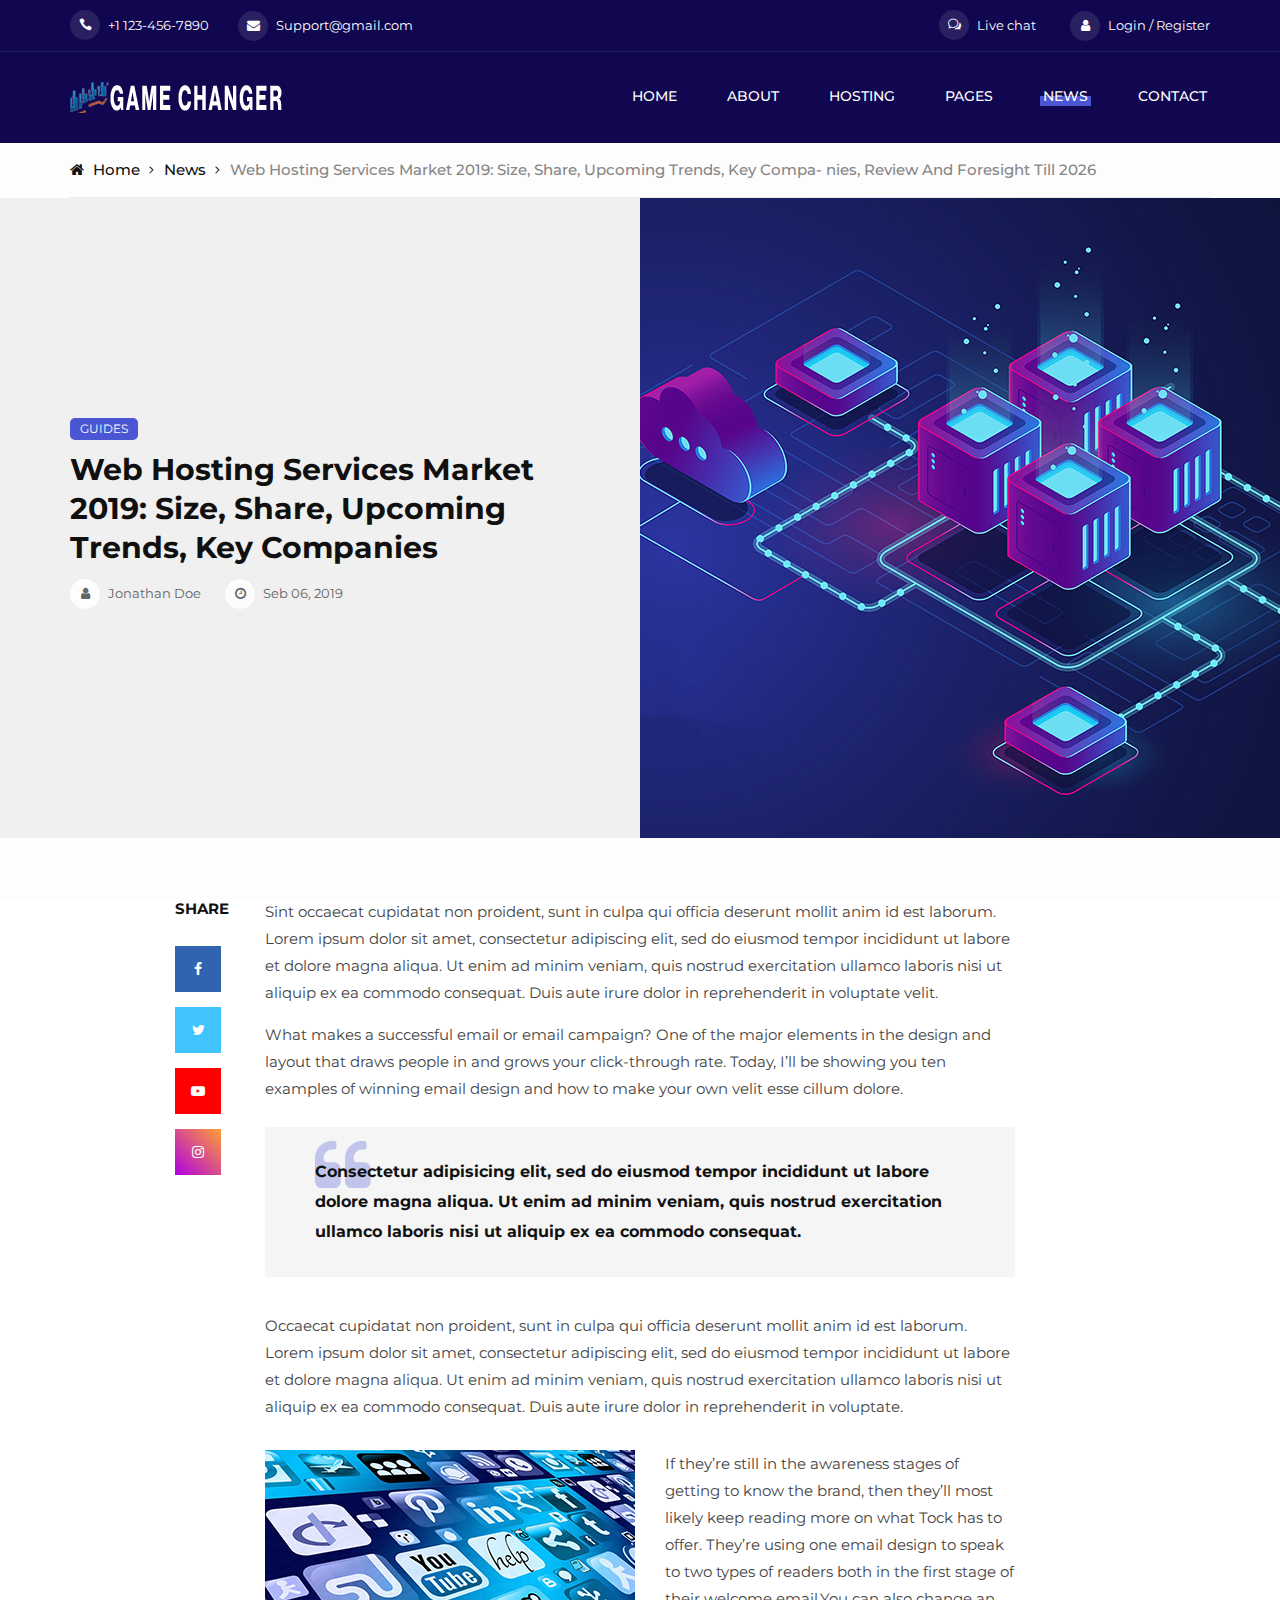
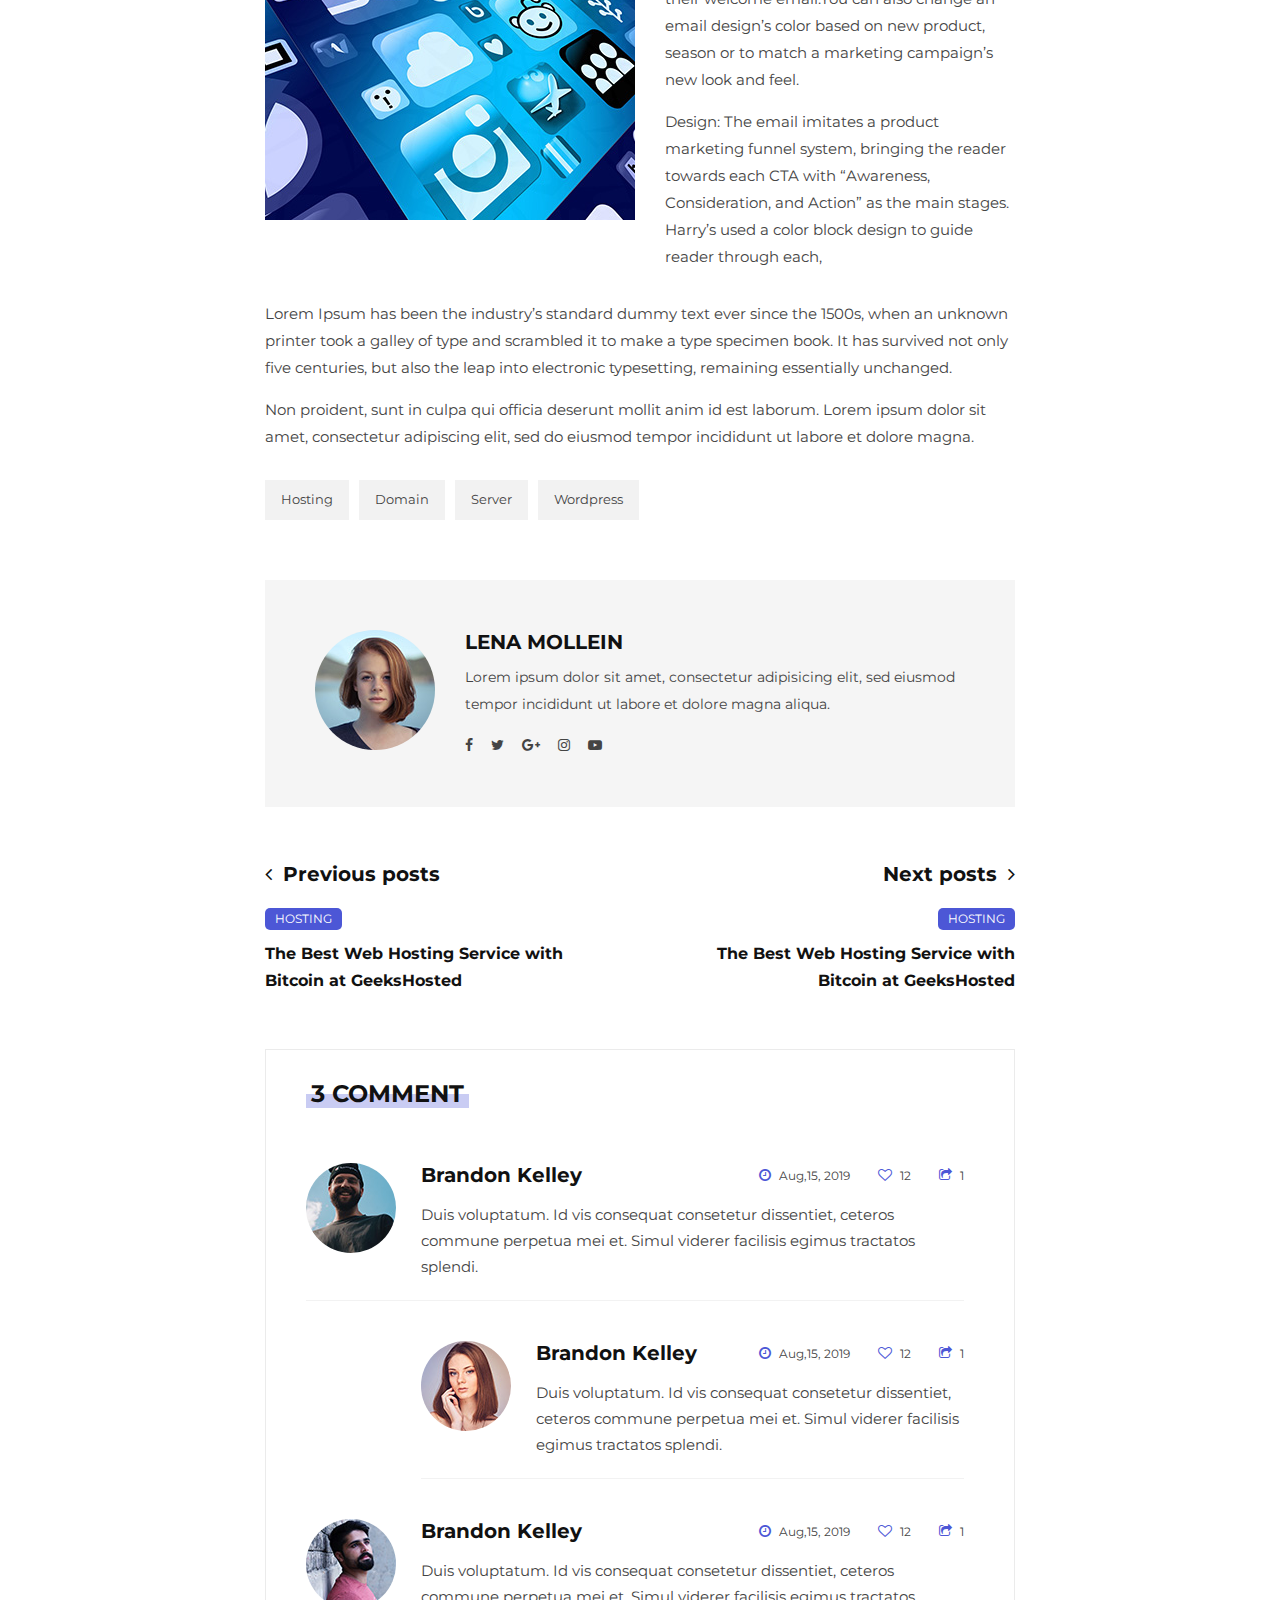
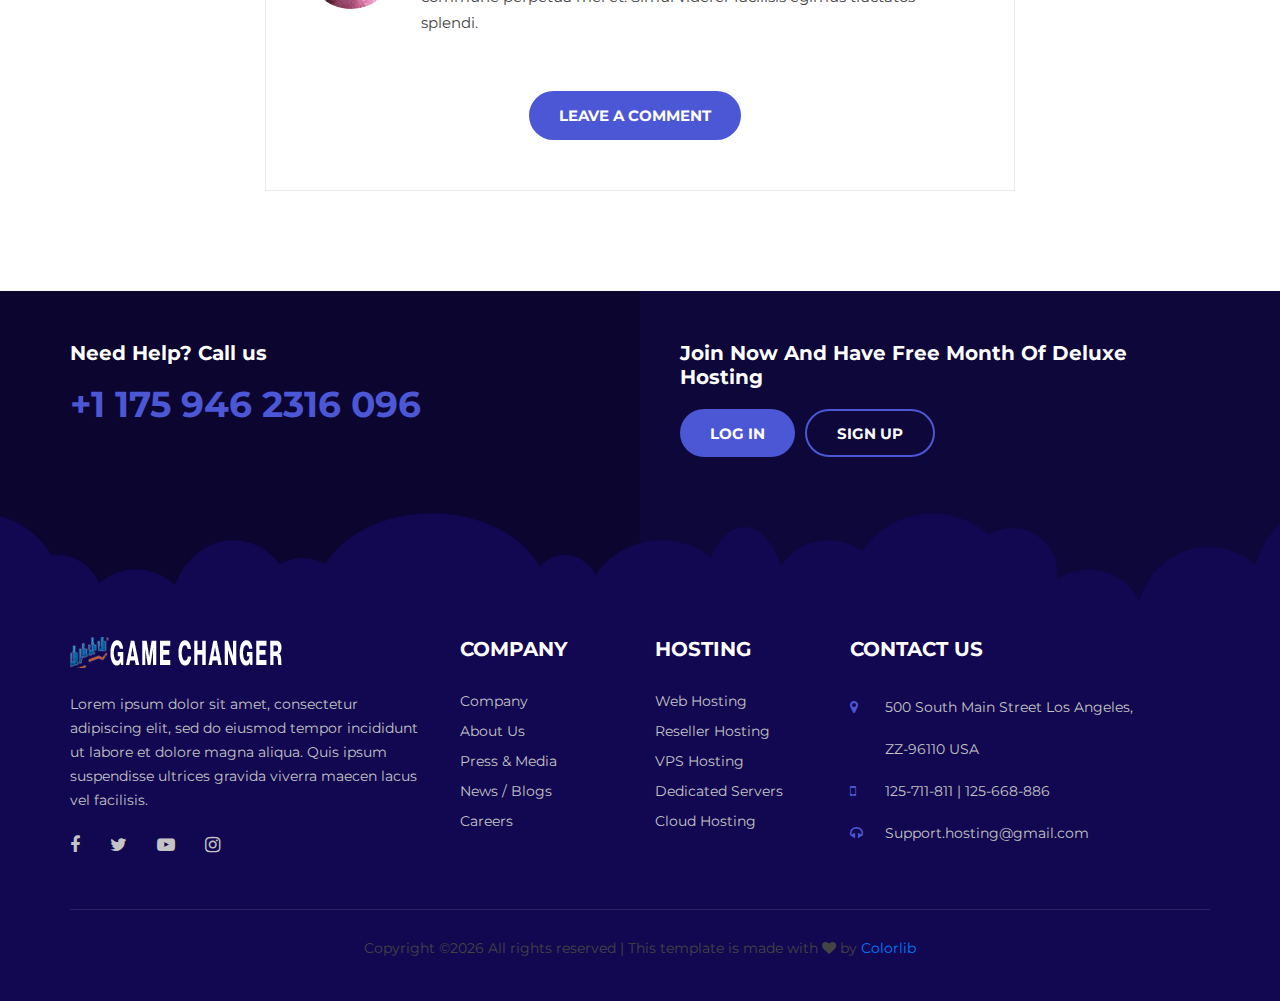
<file: blog-details.html>
<!DOCTYPE html>
<html lang="zxx">

<head>
    <meta charset="UTF-8">
    <meta name="description" content="Deerhost Template">
    <meta name="keywords" content="Deerhost, unica, creative, html">
    <meta name="viewport" content="width=device-width, initial-scale=1.0">
    <meta http-equiv="X-UA-Compatible" content="ie=edge">
    <title>DEERHOST | Template</title>

    <!-- Google Font -->
    <link href="https://fonts.googleapis.com/css?family=Montserrat:400,500,600,700,800,900&display=swap"
        rel="stylesheet">

    <!-- Css Styles -->
    <link rel="stylesheet" href="css/bootstrap.min.css" type="text/css">
    <link rel="stylesheet" href="css/font-awesome.min.css" type="text/css">
    <link rel="stylesheet" href="css/elegant-icons.css" type="text/css">
    <link rel="stylesheet" href="css/flaticon.css" type="text/css">
    <link rel="stylesheet" href="css/owl.carousel.min.css" type="text/css">
    <link rel="stylesheet" href="css/slicknav.min.css" type="text/css">
    <link rel="stylesheet" href="css/style.css" type="text/css">
</head>

<body>
    <!-- Page Preloder -->
    <div id="preloder">
        <div class="loader"></div>
    </div>

    <!-- Offcanvas Menu Begin -->
    <div class="offcanvas__menu__overlay"></div>
    <div class="offcanvas__menu__wrapper">
        <div class="canvas__close">
            <span class="fa fa-times-circle-o"></span>
        </div>
        <div class="offcanvas__logo">
            <a href="#"><img src="img/logo.png" alt=""></a>
        </div>
        <nav class="offcanvas__menu mobile-menu">
            <ul>
                <li class="active"><a href="./index.html">Home</a></li>
                <li><a href="./about.html">About</a></li>
                <li><a href="./hosting.html">Hosting</a></li>
                <li><a href="#">Pages</a>
                    <ul class="dropdown">
                        <li><a href="./pricing.html">Pricing</a></li>
                        <li><a href="./blog-details.html">Blog Details</a></li>
                        <li><a href="./404.html">404</a></li>
                    </ul>
                </li>
                <li><a href="./blog.html">News</a></li>
                <li><a href="./contact.html">Contact</a></li>
            </ul>
        </nav>
        <div id="mobile-menu-wrap"></div>
        <div class="offcanvas__auth">
            <ul>
                <li><a href="#"><span class="icon_chat_alt"></span> Live chat</a></li>
                <li><a href="#"><span class="fa fa-user"></span> Login / Register</a></li>
            </ul>
        </div>
        <div class="offcanvas__info">
            <ul>
                <li><span class="icon_phone"></span> +1 123-456-7890</li>
                <li><span class="fa fa-envelope"></span> Support@gmail.com</li>
            </ul>
        </div>
    </div>
    <!-- Offcanvas Menu End -->

    <!-- Header Section Begin -->
    <header class="header-section header-normal">
        <div class="header__info">
            <div class="container">
                <div class="row">
                    <div class="col-lg-6 col-md-6">
                        <div class="header__info-left">
                            <ul>
                                <li><span class="icon_phone"></span> +1 123-456-7890</li>
                                <li><span class="fa fa-envelope"></span> Support@gmail.com</li>
                            </ul>
                        </div>
                    </div>
                    <div class="col-lg-6 col-md-6">
                        <div class="header__info-right">
                            <ul>
                                <li><a href="#"><span class="icon_chat_alt"></span> Live chat</a></li>
                                <li><a href="#"><span class="fa fa-user"></span> Login / Register</a></li>
                            </ul>
                        </div>
                    </div>
                </div>
            </div>
        </div>
        <div class="container">
            <div class="row">
                <div class="col-lg-3 col-md-3">
                    <div class="header__logo">
                        <a href="./index.html"><img src="img/logo.png" alt=""></a>
                    </div>
                </div>
                <div class="col-lg-9 col-md-9">
                    <nav class="header__menu">
                        <ul>
                            <li><a href="./index.html">Home</a></li>
                            <li><a href="./about.html">About</a></li>
                            <li><a href="./hosting.html">Hosting</a></li>
                            <li><a href="#">Pages</a>
                                <ul class="dropdown">
                                    <li><a href="./pricing.html">Pricing</a></li>
                                    <li><a href="./blog-details.html">Blog Details</a></li>
                                    <li><a href="./404.html">404</a></li>
                                </ul>
                            </li>
                            <li class="active"><a href="./blog.html">News</a></li>
                            <li><a href="./contact.html">Contact</a></li>
                        </ul>
                    </nav>
                </div>
            </div>
            <div class="canvas__open">
                <span class="fa fa-bars"></span>
            </div>
        </div>
    </header>
    <!-- Header End -->

    <!-- Breadcrumb Begin -->
    <div class="breadcrumb-section">
        <div class="container">
            <div class="row">
                <div class="col-lg-12">
                    <div class="breadcrumb__option">
                        <a href="./index.html"><span class="fa fa-home"></span> Home</a>
                        <a href="./index.html">News</a>
                        <span>Web Hosting Services Market 2019: Size, Share, Upcoming Trends, Key Compa- nies, Review
                            And Foresight Till 2026</span>
                    </div>
                </div>
            </div>
        </div>
    </div>
    <!-- Breadcrumb End -->

    <!-- Blog Hero Section Begin -->
    <section class="blog-hero-section">
        <div class="container">
            <div class="row">
                <div class="col-lg-6">
                    <div class="blog__hero__text">
                        <div class="label">Guides</div>
                        <h3>Web Hosting Services Market<br /> 2019: Size, Share, Upcoming<br /> Trends, Key Companies
                        </h3>
                        <ul>
                            <li><i class="fa fa-user"></i> Jonathan Doe</li>
                            <li><i class="fa fa-clock-o"></i> Seb 06, 2019</li>
                        </ul>
                    </div>
                </div>
            </div>
        </div>
        <div class="blog__hero__pic set-bg" data-setbg="img/blog/details/details-hero.jpg"></div>
    </section>
    <!-- Blog Hero Section End -->

    <!-- Blog Details Section Begin -->
    <section class="blog-details-section spad">
        <div class="container">
            <div class="row d-flex justify-content-center">
                <div class="col-lg-8">
                    <div class="blog__details__text">
                        <div class="blog__details__social">
                            <span>Share</span>
                            <ul>
                                <li>
                                    <a href="#" class="facebook"><i class="fa fa-facebook"></i></a>
                                </li>
                                <li>
                                    <a href="#" class="twitter"><i class="fa fa-twitter"></i></a>
                                </li>
                                <li>
                                    <a href="#" class="youtube"><i class="fa fa-youtube-play"></i></a>
                                </li>
                                <li>
                                    <a href="#" class="instagram"><i class="fa fa-instagram"></i></a>
                                </li>
                            </ul>
                        </div>
                        <div class="blog__details__title">
                            <p>Sint occaecat cupidatat non proident, sunt in culpa qui officia deserunt mollit anim id
                                est laborum. Lorem ipsum dolor sit amet, consectetur adipiscing elit, sed do eiusmod
                                tempor incididunt ut labore et dolore magna aliqua. Ut enim ad minim veniam, quis
                                nostrud exercitation ullamco laboris nisi ut aliquip ex ea commodo consequat. Duis aute
                                irure dolor in reprehenderit in voluptate velit.</p>
                            <p>What makes a successful email or email campaign? One of the major elements in the design
                                and layout that draws people in and grows your click-through rate. Today, I’ll be
                                showing you ten examples of winning email design and how to make your own velit esse
                                cillum dolore.</p>
                        </div>
                        <div class="blog__details__quote">
                            <p>Consectetur adipisicing elit, sed do eiusmod tempor incididunt ut labore dolore magna
                                aliqua. Ut enim ad minim veniam, quis nostrud exercitation ullamco laboris nisi ut
                                aliquip ex ea commodo consequat.</p>
                        </div>
                        <div class="blog__details__title__more">
                            <p>Occaecat cupidatat non proident, sunt in culpa qui officia deserunt mollit anim id est
                                laborum. Lorem ipsum dolor sit amet, consectetur adipiscing elit, sed do eiusmod tempor
                                incididunt ut labore et dolore magna aliqua. Ut enim ad minim veniam, quis nostrud
                                exercitation ullamco laboris nisi ut aliquip ex ea commodo consequat. Duis aute irure
                                dolor in reprehenderit in voluptate.</p>
                        </div>
                        <div class="blog__details__item">
                            <div class="blog__details__item__pic">
                                <img src="img/blog/details/blog-details.jpg" alt="">
                            </div>
                            <div class="blog__details__item__text">
                                <p>If they’re still in the awareness stages of getting to know the brand, then they’ll
                                    most likely keep reading more on what Tock has to offer. They’re using one email
                                    design to speak to two types of readers both in the first stage of their welcome
                                    email.You can also change an email design’s color based on new product, season or to
                                    match a marketing campaign’s new look and feel.
                                </p>
                                <p>Design: The email imitates a product marketing funnel system, bringing the reader
                                    towards each CTA with “Awareness, Consideration, and Action” as the main stages.
                                    Harry’s used a color block design to guide reader through each,</p>
                            </div>
                        </div>
                        <div class="blog__details__desc">
                            <p>Lorem Ipsum has been the industry’s standard dummy text ever since the 1500s, when an
                                unknown printer took a galley of type and scrambled it to make a type specimen book. It
                                has survived not only five centuries, but also the leap into electronic typesetting,
                                remaining essentially unchanged.</p>
                            <p>Non proident, sunt in culpa qui officia deserunt mollit anim id est laborum. Lorem ipsum
                                dolor sit amet, consectetur adipiscing elit, sed do eiusmod tempor incididunt ut labore
                                et dolore magna.</p>
                        </div>
                        <div class="blog__details__tags">
                            <a href="#">Hosting</a>
                            <a href="#">Domain</a>
                            <a href="#">Server</a>
                            <a href="#">Wordpress</a>
                        </div>
                        <div class="blog__details__profile">
                            <div class="blog__details__profile__pic">
                                <img src="img/blog/details/blog-profile.jpg" alt="">
                            </div>
                            <div class="blog__details__profile__text">
                                <h5>Lena Mollein</h5>
                                <p>Lorem ipsum dolor sit amet, consectetur adipisicing elit, sed eiusmod tempor
                                    incididunt ut labore et dolore magna aliqua.</p>
                                <div class="blog__details__profile__social">
                                    <a href="#"><i class="fa fa-facebook"></i></a>
                                    <a href="#"><i class="fa fa-twitter"></i></a>
                                    <a href="#"><i class="fa fa-google-plus"></i></a>
                                    <a href="#"><i class="fa fa-instagram"></i></a>
                                    <a href="#"><i class="fa fa-youtube-play"></i></a>
                                </div>
                            </div>
                        </div>
                        <div class="blog__details__option">
                            <div class="row">
                                <div class="col-lg-6 col-md-6 col-sm-6">
                                    <a href="#" class="blog__details__option__item">
                                        <h5><i class="fa fa-angle-left"></i> Previous posts</h5>
                                        <div class="label">Hosting</div>
                                        <h6>The Best Web Hosting Service with<br /> Bitcoin at GeeksHosted</h6>
                                    </a>
                                </div>
                                <div class="col-lg-6 col-md-6 col-sm-6">
                                    <a href="#" class="blog__details__option__item blog__details__option__item--next">
                                        <h5>Next posts <i class="fa fa-angle-right"></i></h5>
                                        <div class="label">Hosting</div>
                                        <h6>The Best Web Hosting Service with<br /> Bitcoin at GeeksHosted</h6>
                                    </a>
                                </div>
                            </div>
                        </div>
                        <div class="blog__details__comment">
                            <h4>3 Comment</h4>
                            <div class="blog__details__comment__list">
                                <div class="blog__details__comment__item">
                                    <div class="blog__details__comment__pic">
                                        <img src="img/blog/details/comment/comment-1.jpg" alt="">
                                    </div>
                                    <div class="blog__details__comment__text">
                                        <h5>Brandon Kelley</h5>
                                        <p>Duis voluptatum. Id vis consequat consetetur dissentiet, ceteros commune
                                            perpetua mei et. Simul viderer facilisis egimus tractatos splendi.</p>
                                        <ul>
                                            <li><i class="fa fa-clock-o"></i> Aug,15, 2019</li>
                                            <li><i class="fa fa-heart-o"></i> 12</li>
                                            <li><i class="fa fa-share-square-o"></i> 1</li>
                                        </ul>
                                    </div>
                                </div>
                                <div class="blog__details__comment__item blog__details__comment__reply">
                                    <div class="blog__details__comment__pic">
                                        <img src="img/blog/details/comment/comment-2.jpg" alt="">
                                    </div>
                                    <div class="blog__details__comment__text">
                                        <h5>Brandon Kelley</h5>
                                        <p>Duis voluptatum. Id vis consequat consetetur dissentiet, ceteros commune
                                            perpetua mei et. Simul viderer facilisis egimus tractatos splendi.</p>
                                        <ul>
                                            <li><i class="fa fa-clock-o"></i> Aug,15, 2019</li>
                                            <li><i class="fa fa-heart-o"></i> 12</li>
                                            <li><i class="fa fa-share-square-o"></i> 1</li>
                                        </ul>
                                    </div>
                                </div>
                                <div class="blog__details__comment__item">
                                    <div class="blog__details__comment__pic">
                                        <img src="img/blog/details/comment/comment-3.jpg" alt="">
                                    </div>
                                    <div class="blog__details__comment__text">
                                        <h5>Brandon Kelley</h5>
                                        <p>Duis voluptatum. Id vis consequat consetetur dissentiet, ceteros commune
                                            perpetua mei et. Simul viderer facilisis egimus tractatos splendi.</p>
                                        <ul>
                                            <li><i class="fa fa-clock-o"></i> Aug,15, 2019</li>
                                            <li><i class="fa fa-heart-o"></i> 12</li>
                                            <li><i class="fa fa-share-square-o"></i> 1</li>
                                        </ul>
                                    </div>
                                </div>
                            </div>
                            <div class="comment__btn">
                                <a href="#" class="primary-btn">Leave a comment</a>
                            </div>
                        </div>
                    </div>
                </div>
            </div>
        </div>
    </section>
    <!-- Blog Details Section End -->

    <!-- Footer Section Begin -->
    <footer class="footer-section">
        <div class="footer__top">
            <div class="container">
                <div class="row">
                    <div class="col-lg-6 col-md-6">
                        <div class="footer__top-call">
                            <h5>Need Help? Call us</h5>
                            <h2>+1 175 946 2316 096</h2>
                        </div>
                    </div>
                    <div class="col-lg-6 col-md-6">
                        <div class="footer__top-auth">
                            <h5>Join Now And Have Free Month Of Deluxe Hosting</h5>
                            <a href="#" class="primary-btn">Log in</a>
                            <a href="#" class="primary-btn sign-up">Sign Up</a>
                        </div>
                    </div>
                </div>
            </div>
        </div>
        <div class="footer__text set-bg" data-setbg="img/footer-bg.png">
            <div class="container">
                <div class="row">
                    <div class="col-lg-4 col-md-6 col-sm-12">
                        <div class="footer__text-about">
                            <div class="footer__logo">
                                <a href="./index.html"><img src="img/logo.png" alt=""></a>
                            </div>
                            <p>Lorem ipsum dolor sit amet, consectetur adipiscing elit, sed do eiusmod tempor incididunt
                                ut labore et dolore magna aliqua. Quis ipsum suspendisse ultrices gravida viverra maecen
                                lacus vel facilisis. </p>
                            <div class="footer__social">
                                <a href="#"><i class="fa fa-facebook"></i></a>
                                <a href="#"><i class="fa fa-twitter"></i></a>
                                <a href="#"><i class="fa fa-youtube-play"></i></a>
                                <a href="#"><i class="fa fa-instagram"></i></a>
                            </div>
                        </div>
                    </div>
                    <div class="col-lg-2 col-md-6 col-sm-6">
                        <div class="footer__text-widget">
                            <h5>Company</h5>
                            <ul>
                                <li><a href="#">Company</a></li>
                                <li><a href="#">About Us</a></li>
                                <li><a href="#">Press & Media</a></li>
                                <li><a href="#">News / Blogs</a></li>
                                <li><a href="#">Careers</a></li>
                            </ul>
                        </div>
                    </div>
                    <div class="col-lg-2 col-md-6 col-sm-6">
                        <div class="footer__text-widget">
                            <h5>Hosting</h5>
                            <ul>
                                <li><a href="#">Web Hosting</a></li>
                                <li><a href="#">Reseller Hosting</a></li>
                                <li><a href="#">VPS Hosting</a></li>
                                <li><a href="#">Dedicated Servers</a></li>
                                <li><a href="#">Cloud Hosting</a></li>
                            </ul>
                        </div>
                    </div>
                    <div class="col-lg-4 col-md-6 col-sm-12">
                        <div class="footer__text-widget">
                            <h5>cONTACT US</h5>
                            <ul class="footer__widget-info">
                                <li><span class="fa fa-map-marker"></span> 500 South Main Street Los Angeles,<br />
                                    ZZ-96110 USA</li>
                                <li><span class="fa fa-mobile"></span> 125-711-811 | 125-668-886</li>
                                <li><span class="fa fa-headphones"></span> Support.hosting@gmail.com</li>
                            </ul>
                        </div>
                    </div>
                </div>
                <div class="footer__text-copyright">
                    <p><!-- Link back to Colorlib can't be removed. Template is licensed under CC BY 3.0. -->
  Copyright &copy;<script>document.write(new Date().getFullYear());</script> All rights reserved | This template is made with <i class="fa fa-heart" aria-hidden="true"></i> by <a href="https://colorlib.com" target="_blank">Colorlib</a>
  <!-- Link back to Colorlib can't be removed. Template is licensed under CC BY 3.0. --></p>
                </div>
            </div>
        </div>
    </footer>
    <!-- Footer Section End -->

    <!-- Js Plugins -->
    <script src="js/jquery-3.3.1.min.js"></script>
    <script src="js/bootstrap.min.js"></script>
    <script src="js/jquery.slicknav.js"></script>
    <script src="js/owl.carousel.min.js"></script>
    <script src="js/main.js"></script>
</body>

</html>
</file>
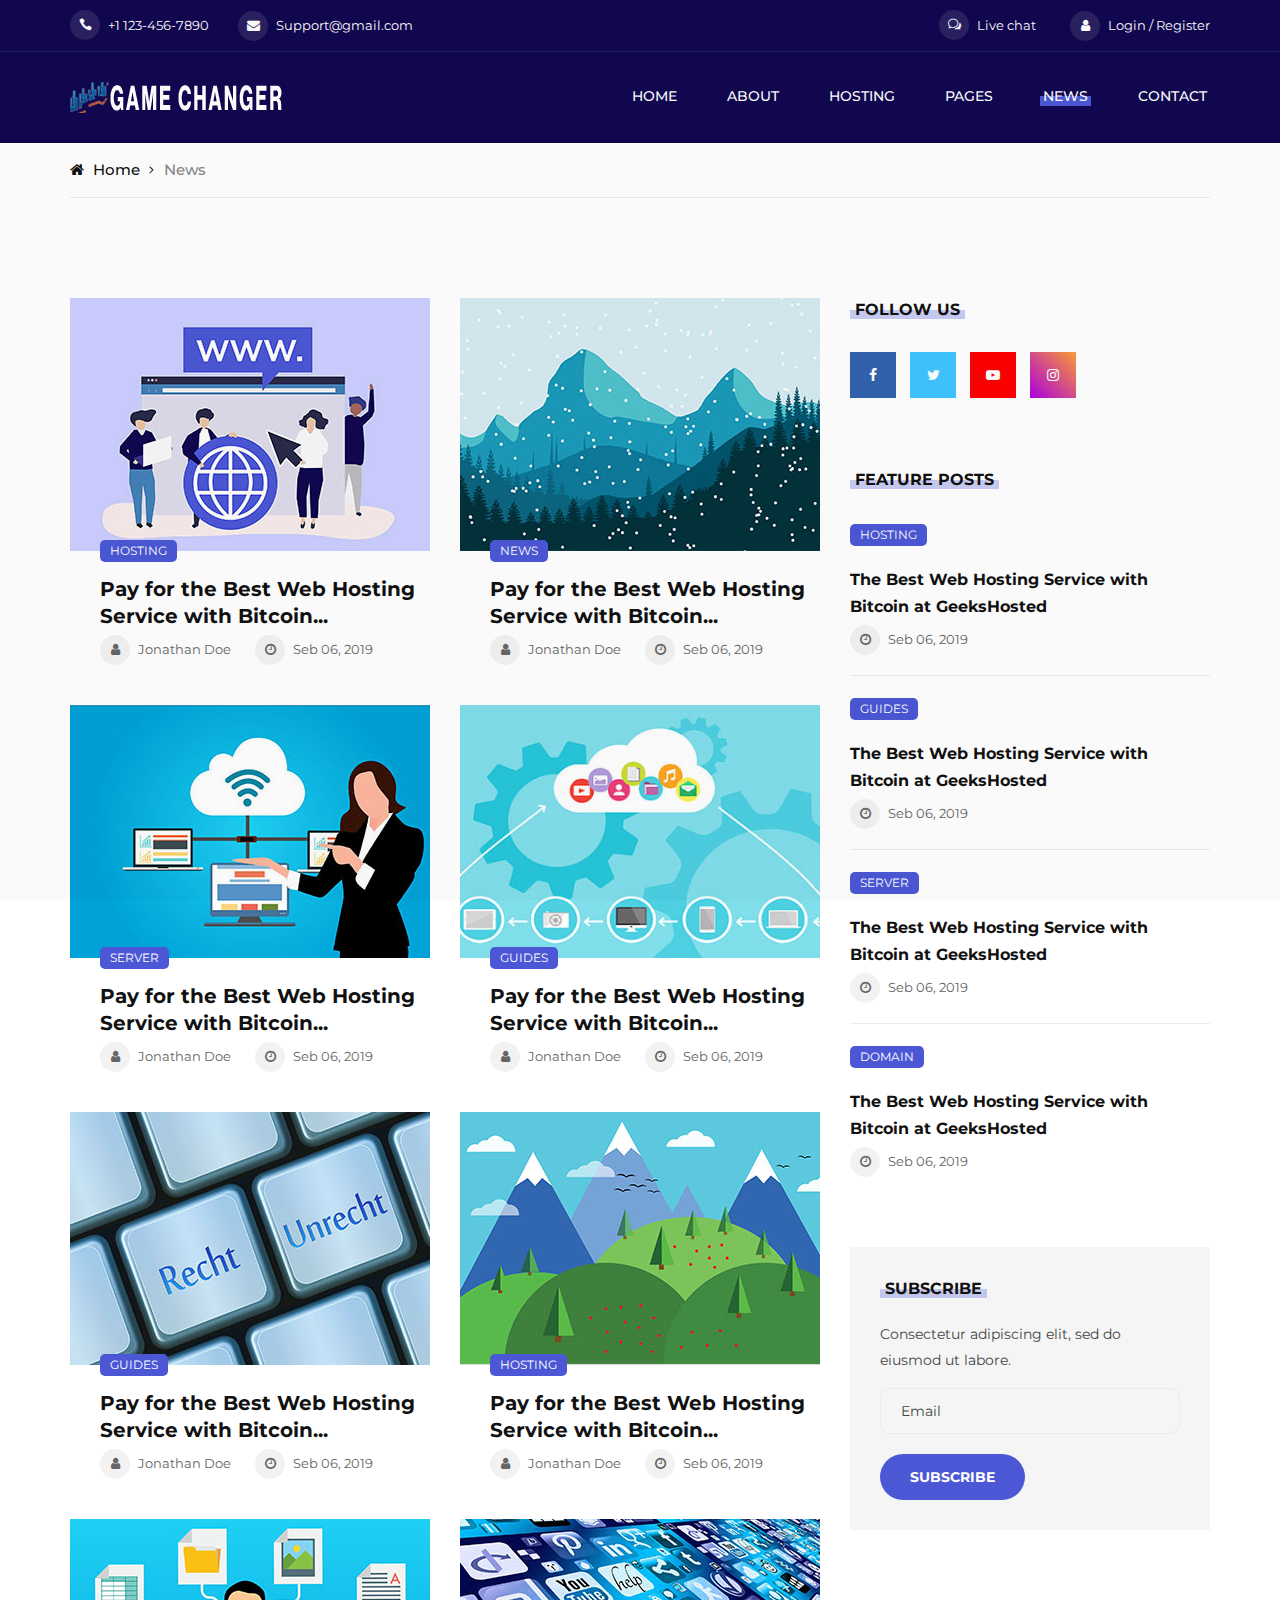
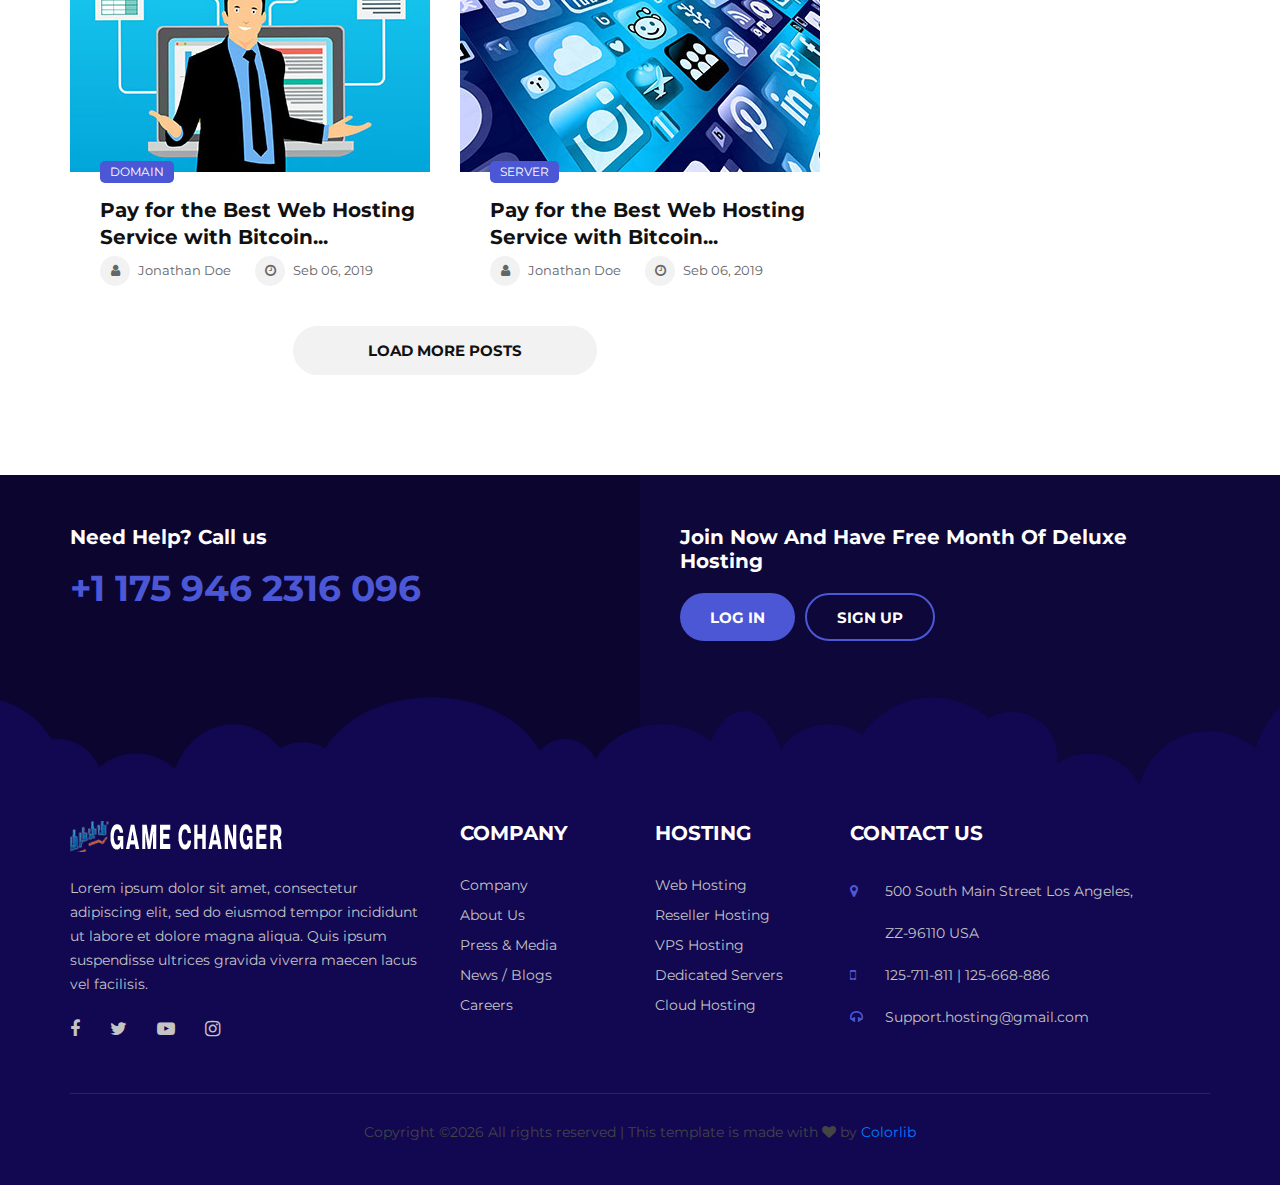
<file: blog.html>
<!DOCTYPE html>
<html lang="zxx">

<head>
    <meta charset="UTF-8">
    <meta name="description" content="Deerhost Template">
    <meta name="keywords" content="Deerhost, unica, creative, html">
    <meta name="viewport" content="width=device-width, initial-scale=1.0">
    <meta http-equiv="X-UA-Compatible" content="ie=edge">
    <title>DEERHOST | Template</title>

    <!-- Google Font -->
    <link href="https://fonts.googleapis.com/css?family=Montserrat:400,500,600,700,800,900&display=swap"
        rel="stylesheet">

    <!-- Css Styles -->
    <link rel="stylesheet" href="css/bootstrap.min.css" type="text/css">
    <link rel="stylesheet" href="css/font-awesome.min.css" type="text/css">
    <link rel="stylesheet" href="css/elegant-icons.css" type="text/css">
    <link rel="stylesheet" href="css/flaticon.css" type="text/css">
    <link rel="stylesheet" href="css/owl.carousel.min.css" type="text/css">
    <link rel="stylesheet" href="css/slicknav.min.css" type="text/css">
    <link rel="stylesheet" href="css/style.css" type="text/css">
</head>

<body>
    <!-- Page Preloder -->
    <div id="preloder">
        <div class="loader"></div>
    </div>

    <!-- Offcanvas Menu Begin -->
    <div class="offcanvas__menu__overlay"></div>
    <div class="offcanvas__menu__wrapper">
        <div class="canvas__close">
            <span class="fa fa-times-circle-o"></span>
        </div>
        <div class="offcanvas__logo">
            <a href="#"><img src="img/logo.png" alt=""></a>
        </div>
        <nav class="offcanvas__menu mobile-menu">
            <ul>
                <li class="active"><a href="./index.html">Home</a></li>
                <li><a href="./about.html">About</a></li>
                <li><a href="./hosting.html">Hosting</a></li>
                <li><a href="#">Pages</a>
                    <ul class="dropdown">
                        <li><a href="./pricing.html">Pricing</a></li>
                        <li><a href="./blog-details.html">Blog Details</a></li>
                        <li><a href="./404.html">404</a></li>
                    </ul>
                </li>
                <li><a href="./blog.html">News</a></li>
                <li><a href="./contact.html">Contact</a></li>
            </ul>
        </nav>
        <div id="mobile-menu-wrap"></div>
        <div class="offcanvas__auth">
            <ul>
                <li><a href="#"><span class="icon_chat_alt"></span> Live chat</a></li>
                <li><a href="#"><span class="fa fa-user"></span> Login / Register</a></li>
            </ul>
        </div>
        <div class="offcanvas__info">
            <ul>
                <li><span class="icon_phone"></span> +1 123-456-7890</li>
                <li><span class="fa fa-envelope"></span> Support@gmail.com</li>
            </ul>
        </div>
    </div>
    <!-- Offcanvas Menu End -->

    <!-- Header Section Begin -->
    <header class="header-section header-normal">
        <div class="header__info">
            <div class="container">
                <div class="row">
                    <div class="col-lg-6 col-md-6">
                        <div class="header__info-left">
                            <ul>
                                <li><span class="icon_phone"></span> +1 123-456-7890</li>
                                <li><span class="fa fa-envelope"></span> Support@gmail.com</li>
                            </ul>
                        </div>
                    </div>
                    <div class="col-lg-6 col-md-6">
                        <div class="header__info-right">
                            <ul>
                                <li><a href="#"><span class="icon_chat_alt"></span> Live chat</a></li>
                                <li><a href="#"><span class="fa fa-user"></span> Login / Register</a></li>
                            </ul>
                        </div>
                    </div>
                </div>
            </div>
        </div>
        <div class="container">
            <div class="row">
                <div class="col-lg-3 col-md-3">
                    <div class="header__logo">
                        <a href="./index.html"><img src="img/logo.png" alt=""></a>
                    </div>
                </div>
                <div class="col-lg-9 col-md-9">
                    <nav class="header__menu">
                        <ul>
                            <li><a href="./index.html">Home</a></li>
                            <li><a href="./about.html">About</a></li>
                            <li><a href="./hosting.html">Hosting</a></li>
                            <li><a href="#">Pages</a>
                                <ul class="dropdown">
                                    <li><a href="./pricing.html">Pricing</a></li>
                                    <li><a href="./blog-details.html">Blog Details</a></li>
                                    <li><a href="./404.html">404</a></li>
                                </ul>
                            </li>
                            <li class="active"><a href="./blog.html">News</a></li>
                            <li><a href="./contact.html">Contact</a></li>
                        </ul>
                    </nav>
                </div>
            </div>
            <div class="canvas__open">
                <span class="fa fa-bars"></span>
            </div>
        </div>
    </header>
    <!-- Header End -->

    <!-- Breadcrumb Begin -->
    <div class="breadcrumb-section">
        <div class="container">
            <div class="row">
                <div class="col-lg-12">
                    <div class="breadcrumb__option">
                        <a href="./index.html"><span class="fa fa-home"></span> Home</a>
                        <span>News</span>
                    </div>
                </div>
            </div>
        </div>
    </div>
    <!-- Breadcrumb End -->

    <!-- Blog Section Begin -->
    <section class="blog-section spad">
        <div class="container">
            <div class="row">
                <div class="col-lg-8">
                    <div class="row">
                        <div class="col-lg-6 col-md-6 col-sm-6">
                            <div class="blog__item">
                                <div class="blog__pic set-bg" data-setbg="img/blog/blog-1.jpg">
                                    <div class="label">Hosting</div>
                                </div>
                                <div class="blog__text">
                                    <h5><a href="#">Pay for the Best Web Hosting Service with Bitcoin...</a></h5>
                                    <ul>
                                        <li><i class="fa fa-user"></i> Jonathan Doe</li>
                                        <li><i class="fa fa-clock-o"></i> Seb 06, 2019</li>
                                    </ul>
                                </div>
                            </div>
                        </div>
                        <div class="col-lg-6 col-md-6 col-sm-6">
                            <div class="blog__item">
                                <div class="blog__pic set-bg" data-setbg="img/blog/blog-2.jpg">
                                    <div class="label">News</div>
                                </div>
                                <div class="blog__text">
                                    <h5><a href="#">Pay for the Best Web Hosting Service with Bitcoin...</a></h5>
                                    <ul>
                                        <li><i class="fa fa-user"></i> Jonathan Doe</li>
                                        <li><i class="fa fa-clock-o"></i> Seb 06, 2019</li>
                                    </ul>
                                </div>
                            </div>
                        </div>
                        <div class="col-lg-6 col-md-6 col-sm-6">
                            <div class="blog__item">
                                <div class="blog__pic set-bg" data-setbg="img/blog/blog-3.jpg">
                                    <div class="label">Server</div>
                                </div>
                                <div class="blog__text">
                                    <h5><a href="#">Pay for the Best Web Hosting Service with Bitcoin...</a></h5>
                                    <ul>
                                        <li><i class="fa fa-user"></i> Jonathan Doe</li>
                                        <li><i class="fa fa-clock-o"></i> Seb 06, 2019</li>
                                    </ul>
                                </div>
                            </div>
                        </div>
                        <div class="col-lg-6 col-md-6 col-sm-6">
                            <div class="blog__item">
                                <div class="blog__pic set-bg" data-setbg="img/blog/blog-4.jpg">
                                    <div class="label">Guides</div>
                                </div>
                                <div class="blog__text">
                                    <h5><a href="#">Pay for the Best Web Hosting Service with Bitcoin...</a></h5>
                                    <ul>
                                        <li><i class="fa fa-user"></i> Jonathan Doe</li>
                                        <li><i class="fa fa-clock-o"></i> Seb 06, 2019</li>
                                    </ul>
                                </div>
                            </div>
                        </div>
                        <div class="col-lg-6 col-md-6 col-sm-6">
                            <div class="blog__item">
                                <div class="blog__pic set-bg" data-setbg="img/blog/blog-5.jpg">
                                    <div class="label">Guides</div>
                                </div>
                                <div class="blog__text">
                                    <h5><a href="#">Pay for the Best Web Hosting Service with Bitcoin...</a></h5>
                                    <ul>
                                        <li><i class="fa fa-user"></i> Jonathan Doe</li>
                                        <li><i class="fa fa-clock-o"></i> Seb 06, 2019</li>
                                    </ul>
                                </div>
                            </div>
                        </div>
                        <div class="col-lg-6 col-md-6 col-sm-6">
                            <div class="blog__item">
                                <div class="blog__pic set-bg" data-setbg="img/blog/blog-6.jpg">
                                    <div class="label">Hosting</div>
                                </div>
                                <div class="blog__text">
                                    <h5><a href="#">Pay for the Best Web Hosting Service with Bitcoin...</a></h5>
                                    <ul>
                                        <li><i class="fa fa-user"></i> Jonathan Doe</li>
                                        <li><i class="fa fa-clock-o"></i> Seb 06, 2019</li>
                                    </ul>
                                </div>
                            </div>
                        </div>
                        <div class="col-lg-6 col-md-6 col-sm-6">
                            <div class="blog__item">
                                <div class="blog__pic set-bg" data-setbg="img/blog/blog-7.jpg">
                                    <div class="label">Domain</div>
                                </div>
                                <div class="blog__text">
                                    <h5><a href="#">Pay for the Best Web Hosting Service with Bitcoin...</a></h5>
                                    <ul>
                                        <li><i class="fa fa-user"></i> Jonathan Doe</li>
                                        <li><i class="fa fa-clock-o"></i> Seb 06, 2019</li>
                                    </ul>
                                </div>
                            </div>
                        </div>
                        <div class="col-lg-6 col-md-6 col-sm-6">
                            <div class="blog__item">
                                <div class="blog__pic set-bg" data-setbg="img/blog/blog-8.jpg">
                                    <div class="label">Server</div>
                                </div>
                                <div class="blog__text">
                                    <h5><a href="#">Pay for the Best Web Hosting Service with Bitcoin...</a></h5>
                                    <ul>
                                        <li><i class="fa fa-user"></i> Jonathan Doe</li>
                                        <li><i class="fa fa-clock-o"></i> Seb 06, 2019</li>
                                    </ul>
                                </div>
                            </div>
                        </div>
                        <div class="col-lg-12">
                            <div class="load-more">
                                <a href="#" class="primary-btn">Load more posts</a>
                            </div>
                        </div>
                    </div>
                </div>
                <div class="col-lg-4">
                    <div class="blog__sidebar">
                        <div class="blog__sidebar__item">
                            <div class="sidebar__title">
                                <h6>Follow us</h6>
                            </div>
                            <div class="sidebar__social">
                                <a href="#" class="facebook"><i class="fa fa-facebook"></i></a>
                                <a href="#" class="twitter"><i class="fa fa-twitter"></i></a>
                                <a href="#" class="youtube"><i class="fa fa-youtube-play"></i></a>
                                <a href="#" class="instagram"><i class="fa fa-instagram"></i></a>
                            </div>
                        </div>
                        <div class="blog__sidebar__item">
                            <div class="sidebar__title">
                                <h6>Feature posts</h6>
                            </div>
                            <div class="sidebar__feature__post">
                                <div class="sidebar__feature__item">
                                    <div class="label">Hosting</div>
                                    <h6><a href="#">The Best Web Hosting Service with Bitcoin at GeeksHosted</a></h6>
                                    <ul>
                                        <li><i class="fa fa-clock-o"></i> Seb 06, 2019</li>
                                    </ul>
                                </div>
                                <div class="sidebar__feature__item">
                                    <div class="label">Guides</div>
                                    <h6><a href="#">The Best Web Hosting Service with Bitcoin at GeeksHosted</a></h6>
                                    <ul>
                                        <li><i class="fa fa-clock-o"></i> Seb 06, 2019</li>
                                    </ul>
                                </div>
                                <div class="sidebar__feature__item">
                                    <div class="label">Server</div>
                                    <h6><a href="#">The Best Web Hosting Service with Bitcoin at GeeksHosted</a></h6>
                                    <ul>
                                        <li><i class="fa fa-clock-o"></i> Seb 06, 2019</li>
                                    </ul>
                                </div>
                                <div class="sidebar__feature__item">
                                    <div class="label">Domain</div>
                                    <h6><a href="#">The Best Web Hosting Service with Bitcoin at GeeksHosted</a></h6>
                                    <ul>
                                        <li><i class="fa fa-clock-o"></i> Seb 06, 2019</li>
                                    </ul>
                                </div>
                            </div>
                        </div>
                        <div class="blog__sidebar__item">
                            <div class="sidebar__subscribe">
                                <div class="sidebar__title">
                                    <h6>Subscribe</h6>
                                </div>
                                <p>Consectetur adipiscing elit, sed do eiusmod ut labore.</p>
                                <form action="#">
                                    <input type="text" placeholder="Email">
                                    <button type="submit" class="site-btn">Subscribe</button>
                                </form>
                            </div>
                        </div>
                    </div>
                </div>
            </div>
        </div>
    </section>
    <!-- Blog Section End -->

    <!-- Footer Section Begin -->
    <footer class="footer-section">
        <div class="footer__top">
            <div class="container">
                <div class="row">
                    <div class="col-lg-6 col-md-6">
                        <div class="footer__top-call">
                            <h5>Need Help? Call us</h5>
                            <h2>+1 175 946 2316 096</h2>
                        </div>
                    </div>
                    <div class="col-lg-6 col-md-6">
                        <div class="footer__top-auth">
                            <h5>Join Now And Have Free Month Of Deluxe Hosting</h5>
                            <a href="#" class="primary-btn">Log in</a>
                            <a href="#" class="primary-btn sign-up">Sign Up</a>
                        </div>
                    </div>
                </div>
            </div>
        </div>
        <div class="footer__text set-bg" data-setbg="img/footer-bg.png">
            <div class="container">
                <div class="row">
                    <div class="col-lg-4 col-md-6 col-sm-12">
                        <div class="footer__text-about">
                            <div class="footer__logo">
                                <a href="./index.html"><img src="img/logo.png" alt=""></a>
                            </div>
                            <p>Lorem ipsum dolor sit amet, consectetur adipiscing elit, sed do eiusmod tempor incididunt
                                ut labore et dolore magna aliqua. Quis ipsum suspendisse ultrices gravida viverra maecen
                                lacus vel facilisis. </p>
                            <div class="footer__social">
                                <a href="#"><i class="fa fa-facebook"></i></a>
                                <a href="#"><i class="fa fa-twitter"></i></a>
                                <a href="#"><i class="fa fa-youtube-play"></i></a>
                                <a href="#"><i class="fa fa-instagram"></i></a>
                            </div>
                        </div>
                    </div>
                    <div class="col-lg-2 col-md-6 col-sm-6">
                        <div class="footer__text-widget">
                            <h5>Company</h5>
                            <ul>
                                <li><a href="#">Company</a></li>
                                <li><a href="#">About Us</a></li>
                                <li><a href="#">Press & Media</a></li>
                                <li><a href="#">News / Blogs</a></li>
                                <li><a href="#">Careers</a></li>
                            </ul>
                        </div>
                    </div>
                    <div class="col-lg-2 col-md-6 col-sm-6">
                        <div class="footer__text-widget">
                            <h5>Hosting</h5>
                            <ul>
                                <li><a href="#">Web Hosting</a></li>
                                <li><a href="#">Reseller Hosting</a></li>
                                <li><a href="#">VPS Hosting</a></li>
                                <li><a href="#">Dedicated Servers</a></li>
                                <li><a href="#">Cloud Hosting</a></li>
                            </ul>
                        </div>
                    </div>
                    <div class="col-lg-4 col-md-6 col-sm-12">
                        <div class="footer__text-widget">
                            <h5>cONTACT US</h5>
                            <ul class="footer__widget-info">
                                <li><span class="fa fa-map-marker"></span> 500 South Main Street Los Angeles,<br />
                                    ZZ-96110 USA</li>
                                <li><span class="fa fa-mobile"></span> 125-711-811 | 125-668-886</li>
                                <li><span class="fa fa-headphones"></span> Support.hosting@gmail.com</li>
                            </ul>
                        </div>
                    </div>
                </div>
                <div class="footer__text-copyright">
                    <p><!-- Link back to Colorlib can't be removed. Template is licensed under CC BY 3.0. -->
  Copyright &copy;<script>document.write(new Date().getFullYear());</script> All rights reserved | This template is made with <i class="fa fa-heart" aria-hidden="true"></i> by <a href="https://colorlib.com" target="_blank">Colorlib</a>
  <!-- Link back to Colorlib can't be removed. Template is licensed under CC BY 3.0. --></p>
                </div>
            </div>
        </div>
    </footer>
    <!-- Footer Section End -->

    <!-- Js Plugins -->
    <script src="js/jquery-3.3.1.min.js"></script>
    <script src="js/bootstrap.min.js"></script>
    <script src="js/jquery.slicknav.js"></script>
    <script src="js/owl.carousel.min.js"></script>
    <script src="js/main.js"></script>
</body>

</html>
</file>
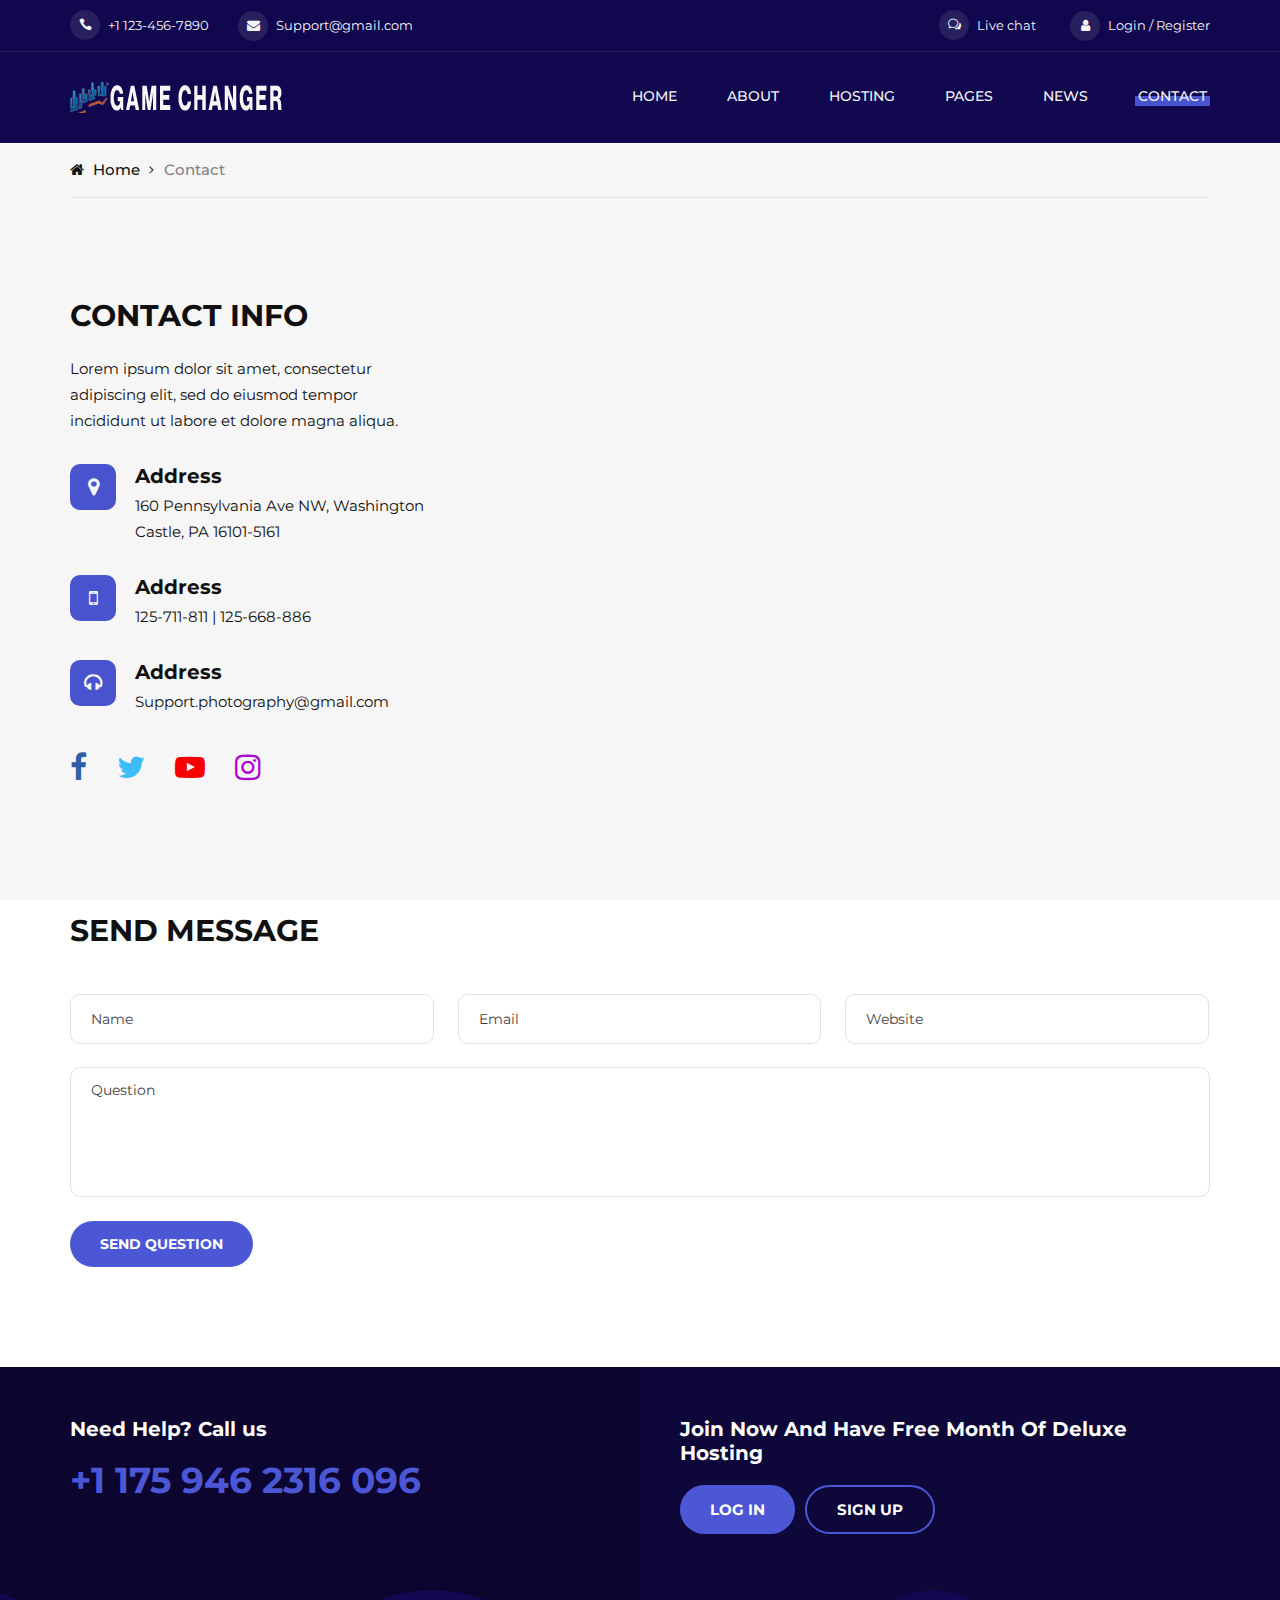
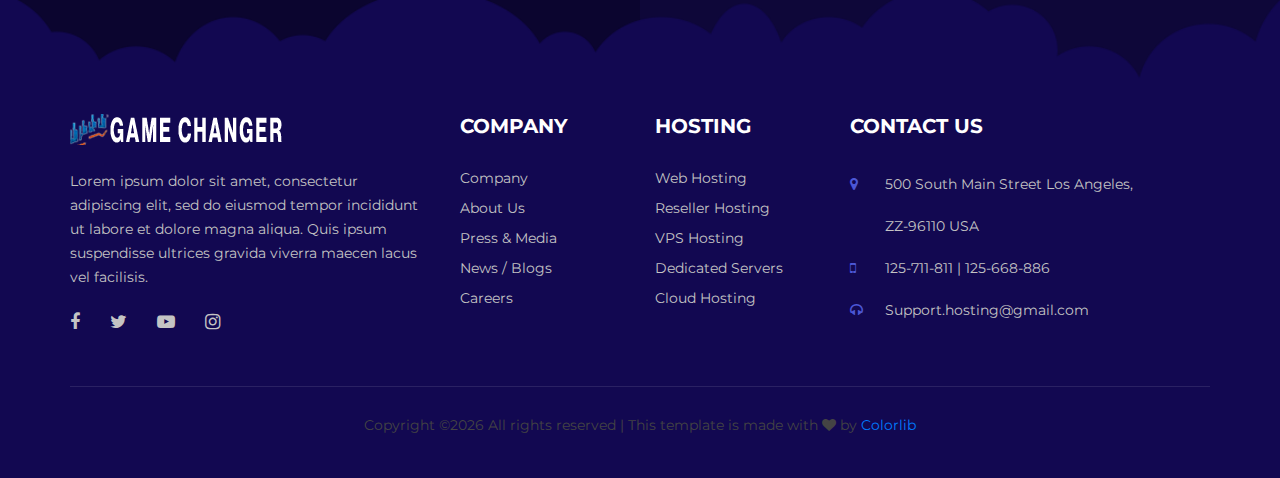
<file: contact.html>
<!DOCTYPE html>
<html lang="zxx">

<head>
    <meta charset="UTF-8">
    <meta name="description" content="Deerhost Template">
    <meta name="keywords" content="Deerhost, unica, creative, html">
    <meta name="viewport" content="width=device-width, initial-scale=1.0">
    <meta http-equiv="X-UA-Compatible" content="ie=edge">
    <title>DEERHOST | Template</title>

    <!-- Google Font -->
    <link href="https://fonts.googleapis.com/css?family=Montserrat:400,500,600,700,800,900&display=swap"
        rel="stylesheet">

    <!-- Css Styles -->
    <link rel="stylesheet" href="css/bootstrap.min.css" type="text/css">
    <link rel="stylesheet" href="css/font-awesome.min.css" type="text/css">
    <link rel="stylesheet" href="css/elegant-icons.css" type="text/css">
    <link rel="stylesheet" href="css/flaticon.css" type="text/css">
    <link rel="stylesheet" href="css/owl.carousel.min.css" type="text/css">
    <link rel="stylesheet" href="css/slicknav.min.css" type="text/css">
    <link rel="stylesheet" href="css/style.css" type="text/css">
</head>

<body>
    <!-- Page Preloder -->
    <div id="preloder">
        <div class="loader"></div>
    </div>

    <!-- Offcanvas Menu Begin -->
    <div class="offcanvas__menu__overlay"></div>
    <div class="offcanvas__menu__wrapper">
        <div class="canvas__close">
            <span class="fa fa-times-circle-o"></span>
        </div>
        <div class="offcanvas__logo">
            <a href="#"><img src="img/logo.png" alt=""></a>
        </div>
        <nav class="offcanvas__menu mobile-menu">
            <ul>
                <li class="active"><a href="./index.html">Home</a></li>
                <li><a href="./about.html">About</a></li>
                <li><a href="./hosting.html">Hosting</a></li>
                <li><a href="#">Pages</a>
                    <ul class="dropdown">
                        <li><a href="./pricing.html">Pricing</a></li>
                        <li><a href="./blog-details.html">Blog Details</a></li>
                        <li><a href="./404.html">404</a></li>
                    </ul>
                </li>
                <li><a href="./blog.html">News</a></li>
                <li><a href="./contact.html">Contact</a></li>
            </ul>
        </nav>
        <div id="mobile-menu-wrap"></div>
        <div class="offcanvas__auth">
            <ul>
                <li><a href="#"><span class="icon_chat_alt"></span> Live chat</a></li>
                <li><a href="#"><span class="fa fa-user"></span> Login / Register</a></li>
            </ul>
        </div>
        <div class="offcanvas__info">
            <ul>
                <li><span class="icon_phone"></span> +1 123-456-7890</li>
                <li><span class="fa fa-envelope"></span> Support@gmail.com</li>
            </ul>
        </div>
    </div>
    <!-- Offcanvas Menu End -->

    <!-- Header Section Begin -->
    <header class="header-section header-normal">
        <div class="header__info">
            <div class="container">
                <div class="row">
                    <div class="col-lg-6 col-md-6">
                        <div class="header__info-left">
                            <ul>
                                <li><span class="icon_phone"></span> +1 123-456-7890</li>
                                <li><span class="fa fa-envelope"></span> Support@gmail.com</li>
                            </ul>
                        </div>
                    </div>
                    <div class="col-lg-6 col-md-6">
                        <div class="header__info-right">
                            <ul>
                                <li><a href="#"><span class="icon_chat_alt"></span> Live chat</a></li>
                                <li><a href="#"><span class="fa fa-user"></span> Login / Register</a></li>
                            </ul>
                        </div>
                    </div>
                </div>
            </div>
        </div>
        <div class="container">
            <div class="row">
                <div class="col-lg-3 col-md-3">
                    <div class="header__logo">
                        <a href="./index.html"><img src="img/logo.png" alt=""></a>
                    </div>
                </div>
                <div class="col-lg-9 col-md-9">
                    <nav class="header__menu">
                        <ul>
                            <li><a href="./index.html">Home</a></li>
                            <li><a href="./about.html">About</a></li>
                            <li><a href="./hosting.html">Hosting</a></li>
                            <li><a href="#">Pages</a>
                                <ul class="dropdown">
                                    <li><a href="./pricing.html">Pricing</a></li>
                                    <li><a href="./blog-details.html">Blog Details</a></li>
                                    <li><a href="./404.html">404</a></li>
                                </ul>
                            </li>
                            <li><a href="./blog.html">News</a></li>
                            <li class="active"><a href="./contact.html">Contact</a></li>
                        </ul>
                    </nav>
                </div>
            </div>
            <div class="canvas__open">
                <span class="fa fa-bars"></span>
            </div>
        </div>
    </header>
    <!-- Header End -->

    <!-- Breadcrumb Begin -->
    <div class="breadcrumb-section">
        <div class="container">
            <div class="row">
                <div class="col-lg-12">
                    <div class="breadcrumb__option">
                        <a href="./index.html"><span class="fa fa-home"></span> Home</a>
                        <span>Contact</span>
                    </div>
                </div>
            </div>
        </div>
    </div>
    <!-- Breadcrumb End -->

    <!-- Contact Section Begin -->
    <section class="contact-section spad">
        <div class="container">
            <div class="row">
                <div class="col-lg-4">
                    <div class="contact__text">
                        <h3>Contact info</h3>
                        <p>Lorem ipsum dolor sit amet, consectetur adipiscing elit, sed do eiusmod tempor incididunt ut
                            labore et dolore magna aliqua.</p>
                        <ul>
                            <li>
                                <span class="fa fa-map-marker"></span>
                                <h5>Address</h5>
                                <p>160 Pennsylvania Ave NW, Washington Castle, PA 16101-5161</p>
                            </li>
                            <li>
                                <span class="fa fa-mobile"></span>
                                <h5>Address</h5>
                                <p>125-711-811 | 125-668-886</p>
                            </li>
                            <li>
                                <span class="fa fa-headphones"></span>
                                <h5>Address</h5>
                                <p>Support.photography@gmail.com</p>
                            </li>
                        </ul>
                        <div class="contact__social">
                            <a href="#" class="facebook"><i class="fa fa-facebook"></i></a>
                            <a href="#" class="twitter"><i class="fa fa-twitter"></i></a>
                            <a href="#" class="youtube"><i class="fa fa-youtube-play"></i></a>
                            <a href="#" class="instagram"><i class="fa fa-instagram"></i></a>
                        </div>
                    </div>
                </div>
                <div class="col-lg-8">
                    <div class="map">
                        <iframe
                            src="https://www.google.com/maps/embed?pb=!1m18!1m12!1m3!1d20151.047591375514!2d-0.5735782106784704!3d50.85188881113048!2m3!1f0!2f0!3f0!3m2!1i1024!2i768!4f13.1!3m3!1m2!1s0x4875a4d10c96d8bf%3A0xe9a76e70e6b7cc5a!2sArundel%2C%20UK!5e0!3m2!1sen!2sbd!4v1584862449435!5m2!1sen!2sbd"
                            height="515" style="border:0;" allowfullscreen="" aria-hidden="false" tabindex="0"></iframe>
                    </div>
                </div>
            </div>
        </div>
    </section>
    <!-- Contact Section End -->

    <!-- Contact Form Begin -->
    <div class="contact-form spad">
        <div class="container">
            <div class="row">
                <div class="col-lg-12">
                    <h3>SEND MESSAGE</h3>
                    <form action="#">
                        <div class="input-list">
                            <input type="text" placeholder="Name">
                            <input type="text" placeholder="Email">
                            <input type="text" placeholder="Website">
                        </div>
                        <textarea placeholder="Question"></textarea>
                        <button type="submit" class="site-btn">Send question</button>
                    </form>
                </div>
            </div>
        </div>
    </div>
    <!-- Contact Form End -->

    <!-- Footer Section Begin -->
    <footer class="footer-section">
        <div class="footer__top">
            <div class="container">
                <div class="row">
                    <div class="col-lg-6 col-md-6">
                        <div class="footer__top-call">
                            <h5>Need Help? Call us</h5>
                            <h2>+1 175 946 2316 096</h2>
                        </div>
                    </div>
                    <div class="col-lg-6 col-md-6">
                        <div class="footer__top-auth">
                            <h5>Join Now And Have Free Month Of Deluxe Hosting</h5>
                            <a href="#" class="primary-btn">Log in</a>
                            <a href="#" class="primary-btn sign-up">Sign Up</a>
                        </div>
                    </div>
                </div>
            </div>
        </div>
        <div class="footer__text set-bg" data-setbg="img/footer-bg.png">
            <div class="container">
                <div class="row">
                    <div class="col-lg-4 col-md-6 col-sm-12">
                        <div class="footer__text-about">
                            <div class="footer__logo">
                                <a href="./index.html"><img src="img/logo.png" alt=""></a>
                            </div>
                            <p>Lorem ipsum dolor sit amet, consectetur adipiscing elit, sed do eiusmod tempor incididunt
                                ut labore et dolore magna aliqua. Quis ipsum suspendisse ultrices gravida viverra maecen
                                lacus vel facilisis. </p>
                            <div class="footer__social">
                                <a href="#"><i class="fa fa-facebook"></i></a>
                                <a href="#"><i class="fa fa-twitter"></i></a>
                                <a href="#"><i class="fa fa-youtube-play"></i></a>
                                <a href="#"><i class="fa fa-instagram"></i></a>
                            </div>
                        </div>
                    </div>
                    <div class="col-lg-2 col-md-6 sol-sm-6">
                        <div class="footer__text-widget">
                            <h5>Company</h5>
                            <ul>
                                <li><a href="#">Company</a></li>
                                <li><a href="#">About Us</a></li>
                                <li><a href="#">Press & Media</a></li>
                                <li><a href="#">News / Blogs</a></li>
                                <li><a href="#">Careers</a></li>
                            </ul>
                        </div>
                    </div>
                    <div class="col-lg-2 col-md-6 col-sm-6">
                        <div class="footer__text-widget">
                            <h5>Hosting</h5>
                            <ul>
                                <li><a href="#">Web Hosting</a></li>
                                <li><a href="#">Reseller Hosting</a></li>
                                <li><a href="#">VPS Hosting</a></li>
                                <li><a href="#">Dedicated Servers</a></li>
                                <li><a href="#">Cloud Hosting</a></li>
                            </ul>
                        </div>
                    </div>
                    <div class="col-lg-4 col-md-6 col-sm-12">
                        <div class="footer__text-widget">
                            <h5>cONTACT US</h5>
                            <ul class="footer__widget-info">
                                <li><span class="fa fa-map-marker"></span> 500 South Main Street Los Angeles,<br />
                                    ZZ-96110 USA</li>
                                <li><span class="fa fa-mobile"></span> 125-711-811 | 125-668-886</li>
                                <li><span class="fa fa-headphones"></span> Support.hosting@gmail.com</li>
                            </ul>
                        </div>
                    </div>
                </div>
                <div class="footer__text-copyright">
                    <p><!-- Link back to Colorlib can't be removed. Template is licensed under CC BY 3.0. -->
  Copyright &copy;<script>document.write(new Date().getFullYear());</script> All rights reserved | This template is made with <i class="fa fa-heart" aria-hidden="true"></i> by <a href="https://colorlib.com" target="_blank">Colorlib</a>
  <!-- Link back to Colorlib can't be removed. Template is licensed under CC BY 3.0. --></p>
                </div>
            </div>
        </div>
    </footer>
    <!-- Footer Section End -->

    <!-- Js Plugins -->
    <script src="js/jquery-3.3.1.min.js"></script>
    <script src="js/bootstrap.min.js"></script>
    <script src="js/jquery.slicknav.js"></script>
    <script src="js/owl.carousel.min.js"></script>
    <script src="js/main.js"></script>
</body>

</html>
</file>
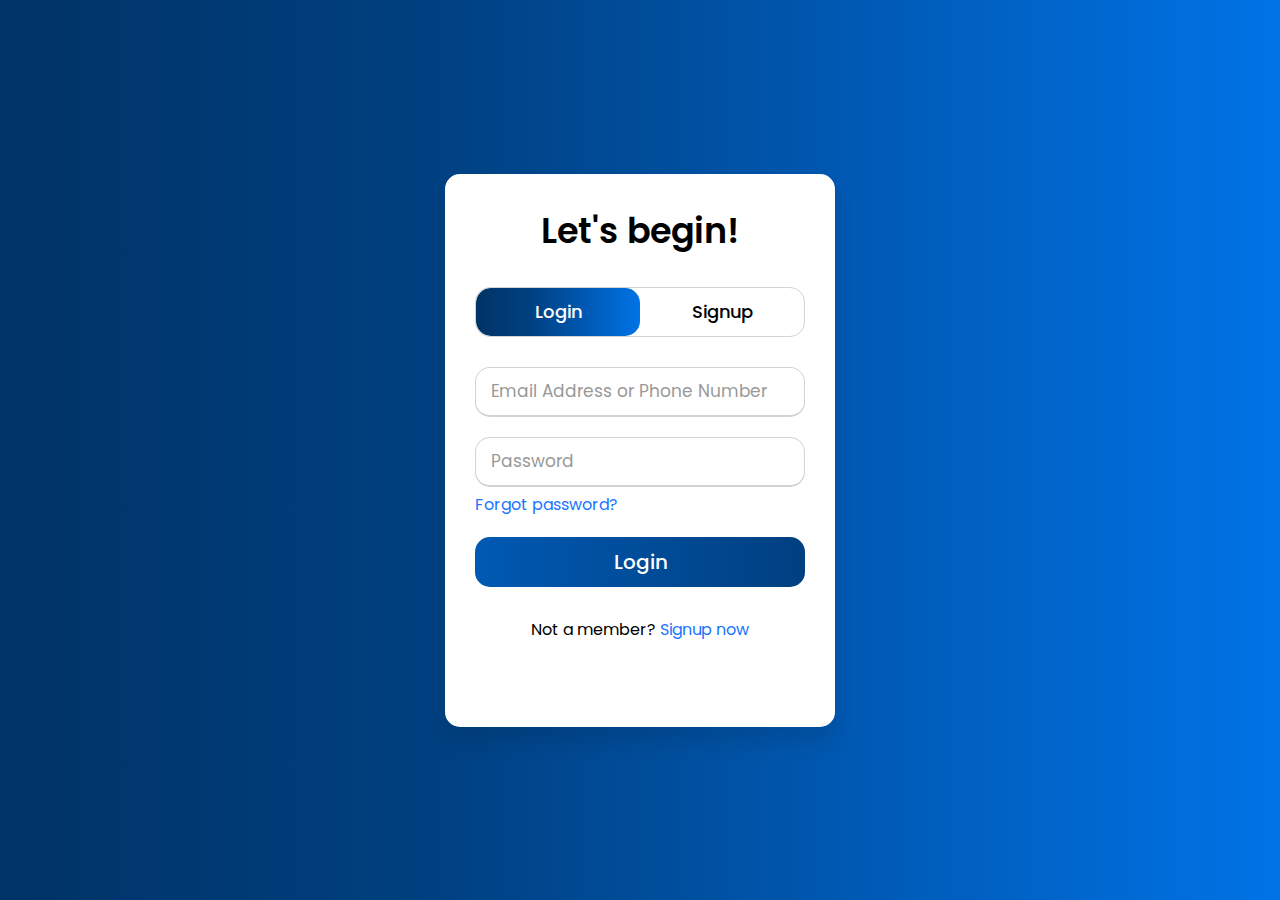
<file: login.html>
<!DOCTYPE html>
<html lang="en">
<head>
  <meta charset="UTF-8">
  <meta name="viewport" content="width=device-width, initial-scale=1.0">
  <meta http-equiv="X-UA-Compatible" content="ie=edge">
  <title>Login & Signup Form</title>
  <link rel="stylesheet" href="log.css">
</head>
<body>

  <div class="wrapper">
    <div class="title-text">
      <div class="title login">Let's begin!</div>
      <div class="title signup">Signup now</div>
    </div>
    <div class="form-container">
      <div class="slide-controls">
        <input type="radio" name="slide" id="login" checked>
        <input type="radio" name="slide" id="signup">
        <label for="login" class="slide login">Login</label>
        <label for="signup" class="slide signup">Signup</label>
        <div class="slider-tab"></div>
      </div>
      <div class="form-inner">
        <!-- Login Form -->
        <form action="#" class="login">
          <div class="field">
            <input type="text" placeholder="Email Address or Phone Number" required>
          </div>
          <div class="field">
            <input type="password" placeholder="Password" required>
          </div>
          <div class="pass-link"><a href="reset.html">Forgot password?</a></div>
          <div class="field btn">
            <div class="btn-layer"></div>
            <input type="submit" value="Login">
          </div>
          <div class="signup-link">Not a member? <a href="#">Signup now</a></div>
        </form>
        
        <!-- Signup Form -->
        <form action="#" class="signup">
          <!-- Mobile Number field now comes first -->
          <div class="field">
            <input type="tel" placeholder="Mobile Number" required>
          </div>
          <div class="field">
            <input type="text" placeholder="Email Address" required>
          </div>
          <div class="field">
            <input type="password" placeholder="Password" required>
          </div>
          <div class="field">
            <input type="password" placeholder="Confirm Password" required>
          </div>
          <div class="field btn">
            <div class="btn-layer"></div>
            <input type="submit" value="Signup">
          </div>
        </form>
      </div>
    </div>
  </div>

  <script src="log.js"></script>
</body>
</html>
</file>
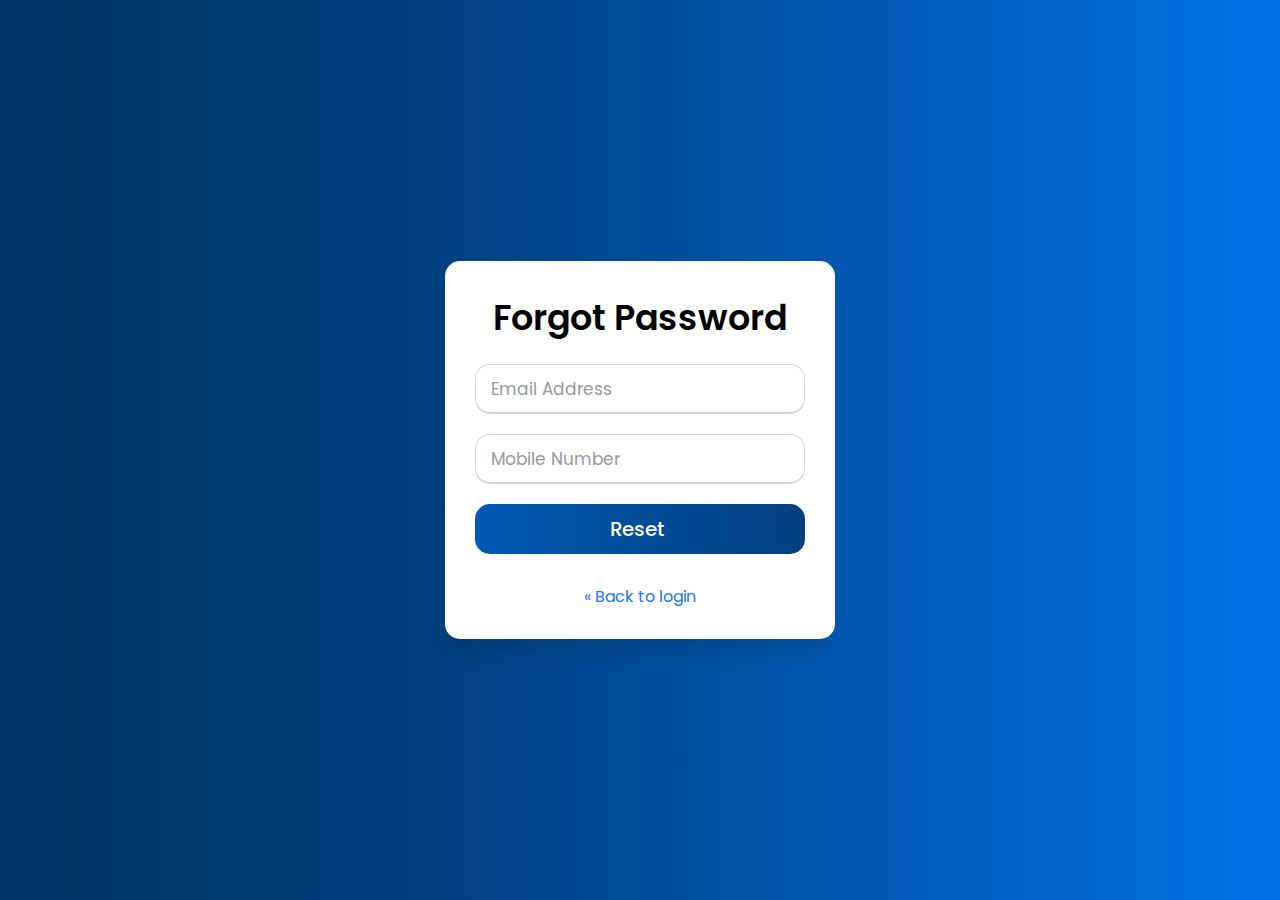
<file: reset.html>
<!DOCTYPE html>
<html lang="en">
<head>
  <meta charset="UTF-8">
  <meta name="viewport" content="width=device-width, initial-scale=1.0">
  <meta http-equiv="X-UA-Compatible" content="ie=edge">
  <title>Forgot Password</title>
  <link rel="stylesheet" href="log.css">
  <style>
    /* Style for the message below the reset button */
    #message {
      margin-top: 15px;
      font-size: 14px;
      text-align: center;
    }
  </style>
</head>
<body>

  <div class="wrapper">
    <div class="title-text">
      <div class="title forgot-password">Forgot Password</div>
    </div>
    <div class="form-container">
      <div class="form-inner">
        <!-- Forgot Password Form -->
        <form action="#" class="forgot-password" id="forgotPasswordForm">
          <!-- Email Address field -->
          <div class="field">
            <input type="email" id="email" placeholder="Email Address" required>
          </div>
          
          <!-- Mobile Number field -->
          <div class="field">
            <input type="tel" id="mobile" placeholder="Mobile Number" required>
          </div>

          <!-- Send Reset Link button -->
          <div class="field btn">
            <div class="btn-layer"></div>
            <input type="submit" value="Reset ">
          </div>

          <!-- Success/Failure Message -->
          <div id="message" style="display: none;"></div>

          <!-- Link to Login if user remembers password -->
          <div class="signup-link"> <a href="login.html">« Back to login</a></div>
        </form>
      </div>
    </div>
  </div>

  <script>
    // Wait for the document to fully load
    document.addEventListener('DOMContentLoaded', function() {
      const form = document.getElementById('forgotPasswordForm');
      const messageDiv = document.getElementById('message');
      
      form.addEventListener('submit', function(event) {
        event.preventDefault(); // Prevent form from submitting normally
        
        // Get the values of the email and mobile fields
        const email = document.getElementById('email').value;
        const mobile = document.getElementById('mobile').value;
        
        // Simple validation
        if (email && mobile) {
          // Simulate sending the reset link and show a success message
          messageDiv.style.display = 'block';
          messageDiv.style.color = 'green';
          messageDiv.innerHTML = 'A password reset link has been sent to your email.';
        } else {
          // Show an error message if fields are missing
          messageDiv.style.display = 'block';
          messageDiv.style.color = 'red';
          messageDiv.innerHTML = 'Please enter both email and mobile number.';
        }
      });
    });
  </script>

</body>
</html>
</file>
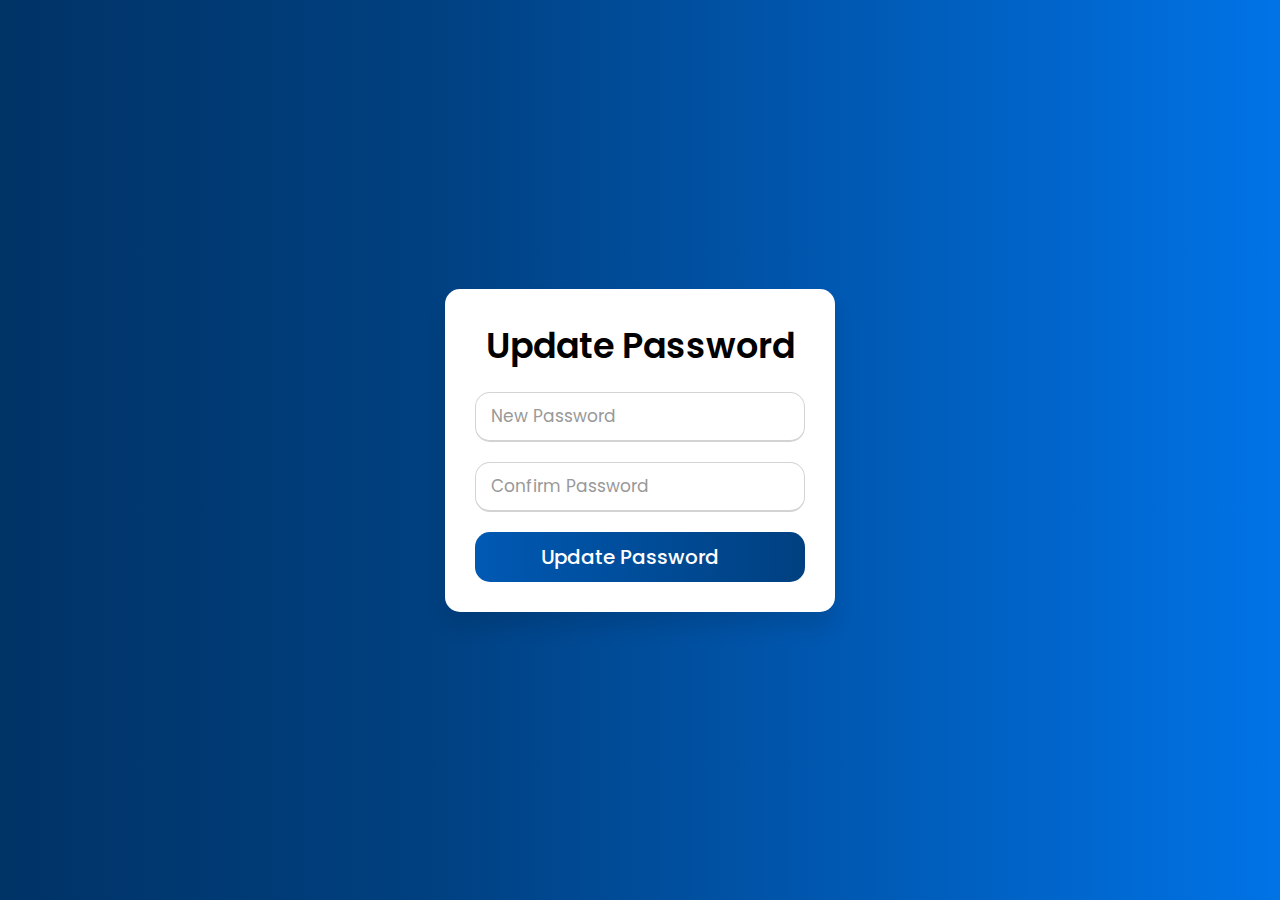
<file: up.html>
<!DOCTYPE html>
<html lang="en">
<head>
  <meta charset="UTF-8">
  <meta name="viewport" content="width=device-width, initial-scale=1.0">
  <meta http-equiv="X-UA-Compatible" content="ie=edge">
  <title>Update Password</title>
  <link rel="stylesheet" href="log.css">
  <style>
    /* Basic styling for the Update Password form */
    #message {
      margin-top: 15px;
      font-size: 14px;
      text-align: center;
    }
    .field input {
      width: 100%;
      padding: 10px;
      margin-bottom: 15px;
      border: 1px solid #ccc;
      border-radius: 5px;
    }
    .btn input {
      background-color: #4CAF50;
      color: white;
      border: none;
      padding: 10px 20px;
      border-radius: 5px;
      cursor: pointer;
    }
    .btn input:hover {
      background-color: #45a049;
    }
  </style>
</head>
<body>

  <div class="wrapper">
    <div class="title-text">
      <div class="title">Update Password</div>
    </div>
    <div class="form-container">
      <div class="form-inner">
        <!-- Update Password Form -->
        <form action="#" class="update-password" id="updatePasswordForm">
          <!-- New Password field -->
          <div class="field">
            <input type="password" id="newPassword" placeholder="New Password" required>
          </div>
          
          <!-- Confirm Password field -->
          <div class="field">
            <input type="password" id="confirmPassword" placeholder="Confirm Password" required>
          </div>

          <!-- Update Password button -->
          <div class="field btn">
            <div class="btn-layer"></div>
            <input type="submit" value="Update Password">
          </div>

          <!-- Success/Failure Message -->
          <div id="message" style="display: none;"></div>
        </form>
      </div>
    </div>
  </div>

  <script>
    // Wait for the document to fully load
    document.addEventListener('DOMContentLoaded', function() {
      const form = document.getElementById('updatePasswordForm');
      const messageDiv = document.getElementById('message');
      
      form.addEventListener('submit', function(event) {
        event.preventDefault(); // Prevent form from submitting normally
        
        // Get the values of the new password and confirm password fields
        const newPassword = document.getElementById('newPassword').value;
        const confirmPassword = document.getElementById('confirmPassword').value;
        
        // Simple validation
        if (newPassword && confirmPassword) {
          if (newPassword === confirmPassword) {
            // Simulate successful password update and show a success message
            messageDiv.style.display = 'block';
            messageDiv.style.color = 'green';
            messageDiv.innerHTML = 'Your password has been updated successfully.';

            // Redirect to the login page after 2 seconds
            setTimeout(function() {
              window.location.href = 'login.html'; // Change 'login.html' to your actual login page URL
            }, 2000);
          } else {
            // Show an error message if passwords do not match
            messageDiv.style.display = 'block';
            messageDiv.style.color = 'red';
            messageDiv.innerHTML = 'Passwords do not match. Please try again.';
          }
        } else {
          // Show an error message if any fields are missing
          messageDiv.style.display = 'block';
          messageDiv.style.color = 'red';
          messageDiv.innerHTML = 'Please fill in both password fields.';
        }
      });
    });
  </script>

</body>
</html>
</file>
<file: css/elegant-icons.css>
@font-face {
	font-family: 'ElegantIcons';
	src:url('../fonts/ElegantIcons.eot');
	src:url('../fonts/ElegantIcons.eot?#iefix') format('embedded-opentype'),
		url('../fonts/ElegantIcons.woff') format('woff'),
		url('../fonts/ElegantIcons.ttf') format('truetype'),
		url('../fonts/ElegantIcons.svg#ElegantIcons') format('svg');
	font-weight: normal;
	font-style: normal;
}

/* Use the following CSS code if you want to use data attributes for inserting your icons */
[data-icon]:before {
	font-family: 'ElegantIcons';
	content: attr(data-icon);
	speak: none;
	font-weight: normal;
	font-variant: normal;
	text-transform: none;
	line-height: 1;
	-webkit-font-smoothing: antialiased;
	-moz-osx-font-smoothing: grayscale;
}

/* Use the following CSS code if you want to have a class per icon */
/*
Instead of a list of all class selectors,
you can use the generic selector below, but it's slower:
[class*="your-class-prefix"] {
*/
.arrow_up, .arrow_down, .arrow_left, .arrow_right, .arrow_left-up, .arrow_right-up, .arrow_right-down, .arrow_left-down, .arrow-up-down, .arrow_up-down_alt, .arrow_left-right_alt, .arrow_left-right, .arrow_expand_alt2, .arrow_expand_alt, .arrow_condense, .arrow_expand, .arrow_move, .arrow_carrot-up, .arrow_carrot-down, .arrow_carrot-left, .arrow_carrot-right, .arrow_carrot-2up, .arrow_carrot-2down, .arrow_carrot-2left, .arrow_carrot-2right, .arrow_carrot-up_alt2, .arrow_carrot-down_alt2, .arrow_carrot-left_alt2, .arrow_carrot-right_alt2, .arrow_carrot-2up_alt2, .arrow_carrot-2down_alt2, .arrow_carrot-2left_alt2, .arrow_carrot-2right_alt2, .arrow_triangle-up, .arrow_triangle-down, .arrow_triangle-left, .arrow_triangle-right, .arrow_triangle-up_alt2, .arrow_triangle-down_alt2, .arrow_triangle-left_alt2, .arrow_triangle-right_alt2, .arrow_back, .icon_minus-06, .icon_plus, .icon_close, .icon_check, .icon_minus_alt2, .icon_plus_alt2, .icon_close_alt2, .icon_check_alt2, .icon_zoom-out_alt, .icon_zoom-in_alt, .icon_search, .icon_box-empty, .icon_box-selected, .icon_minus-box, .icon_plus-box, .icon_box-checked, .icon_circle-empty, .icon_circle-slelected, .icon_stop_alt2, .icon_stop, .icon_pause_alt2, .icon_pause, .icon_menu, .icon_menu-square_alt2, .icon_menu-circle_alt2, .icon_ul, .icon_ol, .icon_adjust-horiz, .icon_adjust-vert, .icon_document_alt, .icon_documents_alt, .icon_pencil, .icon_pencil-edit_alt, .icon_pencil-edit, .icon_folder-alt, .icon_folder-open_alt, .icon_folder-add_alt, .icon_info_alt, .icon_error-oct_alt, .icon_error-circle_alt, .icon_error-triangle_alt, .icon_question_alt2, .icon_question, .icon_comment_alt, .icon_chat_alt, .icon_vol-mute_alt, .icon_volume-low_alt, .icon_volume-high_alt, .icon_quotations, .icon_quotations_alt2, .icon_clock_alt, .icon_lock_alt, .icon_lock-open_alt, .icon_key_alt, .icon_cloud_alt, .icon_cloud-upload_alt, .icon_cloud-download_alt, .icon_image, .icon_images, .icon_lightbulb_alt, .icon_gift_alt, .icon_house_alt, .icon_genius, .icon_mobile, .icon_tablet, .icon_laptop, .icon_desktop, .icon_camera_alt, .icon_mail_alt, .icon_cone_alt, .icon_ribbon_alt, .icon_bag_alt, .icon_creditcard, .icon_cart_alt, .icon_paperclip, .icon_tag_alt, .icon_tags_alt, .icon_trash_alt, .icon_cursor_alt, .icon_mic_alt, .icon_compass_alt, .icon_pin_alt, .icon_pushpin_alt, .icon_map_alt, .icon_drawer_alt, .icon_toolbox_alt, .icon_book_alt, .icon_calendar, .icon_film, .icon_table, .icon_contacts_alt, .icon_headphones, .icon_lifesaver, .icon_piechart, .icon_refresh, .icon_link_alt, .icon_link, .icon_loading, .icon_blocked, .icon_archive_alt, .icon_heart_alt, .icon_star_alt, .icon_star-half_alt, .icon_star, .icon_star-half, .icon_tools, .icon_tool, .icon_cog, .icon_cogs, .arrow_up_alt, .arrow_down_alt, .arrow_left_alt, .arrow_right_alt, .arrow_left-up_alt, .arrow_right-up_alt, .arrow_right-down_alt, .arrow_left-down_alt, .arrow_condense_alt, .arrow_expand_alt3, .arrow_carrot_up_alt, .arrow_carrot-down_alt, .arrow_carrot-left_alt, .arrow_carrot-right_alt, .arrow_carrot-2up_alt, .arrow_carrot-2dwnn_alt, .arrow_carrot-2left_alt, .arrow_carrot-2right_alt, .arrow_triangle-up_alt, .arrow_triangle-down_alt, .arrow_triangle-left_alt, .arrow_triangle-right_alt, .icon_minus_alt, .icon_plus_alt, .icon_close_alt, .icon_check_alt, .icon_zoom-out, .icon_zoom-in, .icon_stop_alt, .icon_menu-square_alt, .icon_menu-circle_alt, .icon_document, .icon_documents, .icon_pencil_alt, .icon_folder, .icon_folder-open, .icon_folder-add, .icon_folder_upload, .icon_folder_download, .icon_info, .icon_error-circle, .icon_error-oct, .icon_error-triangle, .icon_question_alt, .icon_comment, .icon_chat, .icon_vol-mute, .icon_volume-low, .icon_volume-high, .icon_quotations_alt, .icon_clock, .icon_lock, .icon_lock-open, .icon_key, .icon_cloud, .icon_cloud-upload, .icon_cloud-download, .icon_lightbulb, .icon_gift, .icon_house, .icon_camera, .icon_mail, .icon_cone, .icon_ribbon, .icon_bag, .icon_cart, .icon_tag, .icon_tags, .icon_trash, .icon_cursor, .icon_mic, .icon_compass, .icon_pin, .icon_pushpin, .icon_map, .icon_drawer, .icon_toolbox, .icon_book, .icon_contacts, .icon_archive, .icon_heart, .icon_profile, .icon_group, .icon_grid-2x2, .icon_grid-3x3, .icon_music, .icon_pause_alt, .icon_phone, .icon_upload, .icon_download, .social_facebook, .social_twitter, .social_pinterest, .social_googleplus, .social_tumblr, .social_tumbleupon, .social_wordpress, .social_instagram, .social_dribbble, .social_vimeo, .social_linkedin, .social_rss, .social_deviantart, .social_share, .social_myspace, .social_skype, .social_youtube, .social_picassa, .social_googledrive, .social_flickr, .social_blogger, .social_spotify, .social_delicious, .social_facebook_circle, .social_twitter_circle, .social_pinterest_circle, .social_googleplus_circle, .social_tumblr_circle, .social_stumbleupon_circle, .social_wordpress_circle, .social_instagram_circle, .social_dribbble_circle, .social_vimeo_circle, .social_linkedin_circle, .social_rss_circle, .social_deviantart_circle, .social_share_circle, .social_myspace_circle, .social_skype_circle, .social_youtube_circle, .social_picassa_circle, .social_googledrive_alt2, .social_flickr_circle, .social_blogger_circle, .social_spotify_circle, .social_delicious_circle, .social_facebook_square, .social_twitter_square, .social_pinterest_square, .social_googleplus_square, .social_tumblr_square, .social_stumbleupon_square, .social_wordpress_square, .social_instagram_square, .social_dribbble_square, .social_vimeo_square, .social_linkedin_square, .social_rss_square, .social_deviantart_square, .social_share_square, .social_myspace_square, .social_skype_square, .social_youtube_square, .social_picassa_square, .social_googledrive_square, .social_flickr_square, .social_blogger_square, .social_spotify_square, .social_delicious_square, .icon_printer, .icon_calulator, .icon_building, .icon_floppy, .icon_drive, .icon_search-2, .icon_id, .icon_id-2, .icon_puzzle, .icon_like, .icon_dislike, .icon_mug, .icon_currency, .icon_wallet, .icon_pens, .icon_easel, .icon_flowchart, .icon_datareport, .icon_briefcase, .icon_shield, .icon_percent, .icon_globe, .icon_globe-2, .icon_target, .icon_hourglass, .icon_balance, .icon_rook, .icon_printer-alt, .icon_calculator_alt, .icon_building_alt, .icon_floppy_alt, .icon_drive_alt, .icon_search_alt, .icon_id_alt, .icon_id-2_alt, .icon_puzzle_alt, .icon_like_alt, .icon_dislike_alt, .icon_mug_alt, .icon_currency_alt, .icon_wallet_alt, .icon_pens_alt, .icon_easel_alt, .icon_flowchart_alt, .icon_datareport_alt, .icon_briefcase_alt, .icon_shield_alt, .icon_percent_alt, .icon_globe_alt, .icon_clipboard {
	font-family: 'ElegantIcons';
	speak: none;
	font-style: normal;
	font-weight: normal;
	font-variant: normal;
	text-transform: none;
	line-height: 1;
	-webkit-font-smoothing: antialiased;
}
.arrow_up:before {
	content: "\21";
}
.arrow_down:before {
	content: "\22";
}
.arrow_left:before {
	content: "\23";
}
.arrow_right:before {
	content: "\24";
}
.arrow_left-up:before {
	content: "\25";
}
.arrow_right-up:before {
	content: "\26";
}
.arrow_right-down:before {
	content: "\27";
}
.arrow_left-down:before {
	content: "\28";
}
.arrow-up-down:before {
	content: "\29";
}
.arrow_up-down_alt:before {
	content: "\2a";
}
.arrow_left-right_alt:before {
	content: "\2b";
}
.arrow_left-right:before {
	content: "\2c";
}
.arrow_expand_alt2:before {
	content: "\2d";
}
.arrow_expand_alt:before {
	content: "\2e";
}
.arrow_condense:before {
	content: "\2f";
}
.arrow_expand:before {
	content: "\30";
}
.arrow_move:before {
	content: "\31";
}
.arrow_carrot-up:before {
	content: "\32";
}
.arrow_carrot-down:before {
	content: "\33";
}
.arrow_carrot-left:before {
	content: "\34";
}
.arrow_carrot-right:before {
	content: "\35";
}
.arrow_carrot-2up:before {
	content: "\36";
}
.arrow_carrot-2down:before {
	content: "\37";
}
.arrow_carrot-2left:before {
	content: "\38";
}
.arrow_carrot-2right:before {
	content: "\39";
}
.arrow_carrot-up_alt2:before {
	content: "\3a";
}
.arrow_carrot-down_alt2:before {
	content: "\3b";
}
.arrow_carrot-left_alt2:before {
	content: "\3c";
}
.arrow_carrot-right_alt2:before {
	content: "\3d";
}
.arrow_carrot-2up_alt2:before {
	content: "\3e";
}
.arrow_carrot-2down_alt2:before {
	content: "\3f";
}
.arrow_carrot-2left_alt2:before {
	content: "\40";
}
.arrow_carrot-2right_alt2:before {
	content: "\41";
}
.arrow_triangle-up:before {
	content: "\42";
}
.arrow_triangle-down:before {
	content: "\43";
}
.arrow_triangle-left:before {
	content: "\44";
}
.arrow_triangle-right:before {
	content: "\45";
}
.arrow_triangle-up_alt2:before {
	content: "\46";
}
.arrow_triangle-down_alt2:before {
	content: "\47";
}
.arrow_triangle-left_alt2:before {
	content: "\48";
}
.arrow_triangle-right_alt2:before {
	content: "\49";
}
.arrow_back:before {
	content: "\4a";
}
.icon_minus-06:before {
	content: "\4b";
}
.icon_plus:before {
	content: "\4c";
}
.icon_close:before {
	content: "\4d";
}
.icon_check:before {
	content: "\4e";
}
.icon_minus_alt2:before {
	content: "\4f";
}
.icon_plus_alt2:before {
	content: "\50";
}
.icon_close_alt2:before {
	content: "\51";
}
.icon_check_alt2:before {
	content: "\52";
}
.icon_zoom-out_alt:before {
	content: "\53";
}
.icon_zoom-in_alt:before {
	content: "\54";
}
.icon_search:before {
	content: "\55";
}
.icon_box-empty:before {
	content: "\56";
}
.icon_box-selected:before {
	content: "\57";
}
.icon_minus-box:before {
	content: "\58";
}
.icon_plus-box:before {
	content: "\59";
}
.icon_box-checked:before {
	content: "\5a";
}
.icon_circle-empty:before {
	content: "\5b";
}
.icon_circle-slelected:before {
	content: "\5c";
}
.icon_stop_alt2:before {
	content: "\5d";
}
.icon_stop:before {
	content: "\5e";
}
.icon_pause_alt2:before {
	content: "\5f";
}
.icon_pause:before {
	content: "\60";
}
.icon_menu:before {
	content: "\61";
}
.icon_menu-square_alt2:before {
	content: "\62";
}
.icon_menu-circle_alt2:before {
	content: "\63";
}
.icon_ul:before {
	content: "\64";
}
.icon_ol:before {
	content: "\65";
}
.icon_adjust-horiz:before {
	content: "\66";
}
.icon_adjust-vert:before {
	content: "\67";
}
.icon_document_alt:before {
	content: "\68";
}
.icon_documents_alt:before {
	content: "\69";
}
.icon_pencil:before {
	content: "\6a";
}
.icon_pencil-edit_alt:before {
	content: "\6b";
}
.icon_pencil-edit:before {
	content: "\6c";
}
.icon_folder-alt:before {
	content: "\6d";
}
.icon_folder-open_alt:before {
	content: "\6e";
}
.icon_folder-add_alt:before {
	content: "\6f";
}
.icon_info_alt:before {
	content: "\70";
}
.icon_error-oct_alt:before {
	content: "\71";
}
.icon_error-circle_alt:before {
	content: "\72";
}
.icon_error-triangle_alt:before {
	content: "\73";
}
.icon_question_alt2:before {
	content: "\74";
}
.icon_question:before {
	content: "\75";
}
.icon_comment_alt:before {
	content: "\76";
}
.icon_chat_alt:before {
	content: "\77";
}
.icon_vol-mute_alt:before {
	content: "\78";
}
.icon_volume-low_alt:before {
	content: "\79";
}
.icon_volume-high_alt:before {
	content: "\7a";
}
.icon_quotations:before {
	content: "\7b";
}
.icon_quotations_alt2:before {
	content: "\7c";
}
.icon_clock_alt:before {
	content: "\7d";
}
.icon_lock_alt:before {
	content: "\7e";
}
.icon_lock-open_alt:before {
	content: "\e000";
}
.icon_key_alt:before {
	content: "\e001";
}
.icon_cloud_alt:before {
	content: "\e002";
}
.icon_cloud-upload_alt:before {
	content: "\e003";
}
.icon_cloud-download_alt:before {
	content: "\e004";
}
.icon_image:before {
	content: "\e005";
}
.icon_images:before {
	content: "\e006";
}
.icon_lightbulb_alt:before {
	content: "\e007";
}
.icon_gift_alt:before {
	content: "\e008";
}
.icon_house_alt:before {
	content: "\e009";
}
.icon_genius:before {
	content: "\e00a";
}
.icon_mobile:before {
	content: "\e00b";
}
.icon_tablet:before {
	content: "\e00c";
}
.icon_laptop:before {
	content: "\e00d";
}
.icon_desktop:before {
	content: "\e00e";
}
.icon_camera_alt:before {
	content: "\e00f";
}
.icon_mail_alt:before {
	content: "\e010";
}
.icon_cone_alt:before {
	content: "\e011";
}
.icon_ribbon_alt:before {
	content: "\e012";
}
.icon_bag_alt:before {
	content: "\e013";
}
.icon_creditcard:before {
	content: "\e014";
}
.icon_cart_alt:before {
	content: "\e015";
}
.icon_paperclip:before {
	content: "\e016";
}
.icon_tag_alt:before {
	content: "\e017";
}
.icon_tags_alt:before {
	content: "\e018";
}
.icon_trash_alt:before {
	content: "\e019";
}
.icon_cursor_alt:before {
	content: "\e01a";
}
.icon_mic_alt:before {
	content: "\e01b";
}
.icon_compass_alt:before {
	content: "\e01c";
}
.icon_pin_alt:before {
	content: "\e01d";
}
.icon_pushpin_alt:before {
	content: "\e01e";
}
.icon_map_alt:before {
	content: "\e01f";
}
.icon_drawer_alt:before {
	content: "\e020";
}
.icon_toolbox_alt:before {
	content: "\e021";
}
.icon_book_alt:before {
	content: "\e022";
}
.icon_calendar:before {
	content: "\e023";
}
.icon_film:before {
	content: "\e024";
}
.icon_table:before {
	content: "\e025";
}
.icon_contacts_alt:before {
	content: "\e026";
}
.icon_headphones:before {
	content: "\e027";
}
.icon_lifesaver:before {
	content: "\e028";
}
.icon_piechart:before {
	content: "\e029";
}
.icon_refresh:before {
	content: "\e02a";
}
.icon_link_alt:before {
	content: "\e02b";
}
.icon_link:before {
	content: "\e02c";
}
.icon_loading:before {
	content: "\e02d";
}
.icon_blocked:before {
	content: "\e02e";
}
.icon_archive_alt:before {
	content: "\e02f";
}
.icon_heart_alt:before {
	content: "\e030";
}
.icon_star_alt:before {
	content: "\e031";
}
.icon_star-half_alt:before {
	content: "\e032";
}
.icon_star:before {
	content: "\e033";
}
.icon_star-half:before {
	content: "\e034";
}
.icon_tools:before {
	content: "\e035";
}
.icon_tool:before {
	content: "\e036";
}
.icon_cog:before {
	content: "\e037";
}
.icon_cogs:before {
	content: "\e038";
}
.arrow_up_alt:before {
	content: "\e039";
}
.arrow_down_alt:before {
	content: "\e03a";
}
.arrow_left_alt:before {
	content: "\e03b";
}
.arrow_right_alt:before {
	content: "\e03c";
}
.arrow_left-up_alt:before {
	content: "\e03d";
}
.arrow_right-up_alt:before {
	content: "\e03e";
}
.arrow_right-down_alt:before {
	content: "\e03f";
}
.arrow_left-down_alt:before {
	content: "\e040";
}
.arrow_condense_alt:before {
	content: "\e041";
}
.arrow_expand_alt3:before {
	content: "\e042";
}
.arrow_carrot_up_alt:before {
	content: "\e043";
}
.arrow_carrot-down_alt:before {
	content: "\e044";
}
.arrow_carrot-left_alt:before {
	content: "\e045";
}
.arrow_carrot-right_alt:before {
	content: "\e046";
}
.arrow_carrot-2up_alt:before {
	content: "\e047";
}
.arrow_carrot-2dwnn_alt:before {
	content: "\e048";
}
.arrow_carrot-2left_alt:before {
	content: "\e049";
}
.arrow_carrot-2right_alt:before {
	content: "\e04a";
}
.arrow_triangle-up_alt:before {
	content: "\e04b";
}
.arrow_triangle-down_alt:before {
	content: "\e04c";
}
.arrow_triangle-left_alt:before {
	content: "\e04d";
}
.arrow_triangle-right_alt:before {
	content: "\e04e";
}
.icon_minus_alt:before {
	content: "\e04f";
}
.icon_plus_alt:before {
	content: "\e050";
}
.icon_close_alt:before {
	content: "\e051";
}
.icon_check_alt:before {
	content: "\e052";
}
.icon_zoom-out:before {
	content: "\e053";
}
.icon_zoom-in:before {
	content: "\e054";
}
.icon_stop_alt:before {
	content: "\e055";
}
.icon_menu-square_alt:before {
	content: "\e056";
}
.icon_menu-circle_alt:before {
	content: "\e057";
}
.icon_document:before {
	content: "\e058";
}
.icon_documents:before {
	content: "\e059";
}
.icon_pencil_alt:before {
	content: "\e05a";
}
.icon_folder:before {
	content: "\e05b";
}
.icon_folder-open:before {
	content: "\e05c";
}
.icon_folder-add:before {
	content: "\e05d";
}
.icon_folder_upload:before {
	content: "\e05e";
}
.icon_folder_download:before {
	content: "\e05f";
}
.icon_info:before {
	content: "\e060";
}
.icon_error-circle:before {
	content: "\e061";
}
.icon_error-oct:before {
	content: "\e062";
}
.icon_error-triangle:before {
	content: "\e063";
}
.icon_question_alt:before {
	content: "\e064";
}
.icon_comment:before {
	content: "\e065";
}
.icon_chat:before {
	content: "\e066";
}
.icon_vol-mute:before {
	content: "\e067";
}
.icon_volume-low:before {
	content: "\e068";
}
.icon_volume-high:before {
	content: "\e069";
}
.icon_quotations_alt:before {
	content: "\e06a";
}
.icon_clock:before {
	content: "\e06b";
}
.icon_lock:before {
	content: "\e06c";
}
.icon_lock-open:before {
	content: "\e06d";
}
.icon_key:before {
	content: "\e06e";
}
.icon_cloud:before {
	content: "\e06f";
}
.icon_cloud-upload:before {
	content: "\e070";
}
.icon_cloud-download:before {
	content: "\e071";
}
.icon_lightbulb:before {
	content: "\e072";
}
.icon_gift:before {
	content: "\e073";
}
.icon_house:before {
	content: "\e074";
}
.icon_camera:before {
	content: "\e075";
}
.icon_mail:before {
	content: "\e076";
}
.icon_cone:before {
	content: "\e077";
}
.icon_ribbon:before {
	content: "\e078";
}
.icon_bag:before {
	content: "\e079";
}
.icon_cart:before {
	content: "\e07a";
}
.icon_tag:before {
	content: "\e07b";
}
.icon_tags:before {
	content: "\e07c";
}
.icon_trash:before {
	content: "\e07d";
}
.icon_cursor:before {
	content: "\e07e";
}
.icon_mic:before {
	content: "\e07f";
}
.icon_compass:before {
	content: "\e080";
}
.icon_pin:before {
	content: "\e081";
}
.icon_pushpin:before {
	content: "\e082";
}
.icon_map:before {
	content: "\e083";
}
.icon_drawer:before {
	content: "\e084";
}
.icon_toolbox:before {
	content: "\e085";
}
.icon_book:before {
	content: "\e086";
}
.icon_contacts:before {
	content: "\e087";
}
.icon_archive:before {
	content: "\e088";
}
.icon_heart:before {
	content: "\e089";
}
.icon_profile:before {
	content: "\e08a";
}
.icon_group:before {
	content: "\e08b";
}
.icon_grid-2x2:before {
	content: "\e08c";
}
.icon_grid-3x3:before {
	content: "\e08d";
}
.icon_music:before {
	content: "\e08e";
}
.icon_pause_alt:before {
	content: "\e08f";
}
.icon_phone:before {
	content: "\e090";
}
.icon_upload:before {
	content: "\e091";
}
.icon_download:before {
	content: "\e092";
}
.social_facebook:before {
	content: "\e093";
}
.social_twitter:before {
	content: "\e094";
}
.social_pinterest:before {
	content: "\e095";
}
.social_googleplus:before {
	content: "\e096";
}
.social_tumblr:before {
	content: "\e097";
}
.social_tumbleupon:before {
	content: "\e098";
}
.social_wordpress:before {
	content: "\e099";
}
.social_instagram:before {
	content: "\e09a";
}
.social_dribbble:before {
	content: "\e09b";
}
.social_vimeo:before {
	content: "\e09c";
}
.social_linkedin:before {
	content: "\e09d";
}
.social_rss:before {
	content: "\e09e";
}
.social_deviantart:before {
	content: "\e09f";
}
.social_share:before {
	content: "\e0a0";
}
.social_myspace:before {
	content: "\e0a1";
}
.social_skype:before {
	content: "\e0a2";
}
.social_youtube:before {
	content: "\e0a3";
}
.social_picassa:before {
	content: "\e0a4";
}
.social_googledrive:before {
	content: "\e0a5";
}
.social_flickr:before {
	content: "\e0a6";
}
.social_blogger:before {
	content: "\e0a7";
}
.social_spotify:before {
	content: "\e0a8";
}
.social_delicious:before {
	content: "\e0a9";
}
.social_facebook_circle:before {
	content: "\e0aa";
}
.social_twitter_circle:before {
	content: "\e0ab";
}
.social_pinterest_circle:before {
	content: "\e0ac";
}
.social_googleplus_circle:before {
	content: "\e0ad";
}
.social_tumblr_circle:before {
	content: "\e0ae";
}
.social_stumbleupon_circle:before {
	content: "\e0af";
}
.social_wordpress_circle:before {
	content: "\e0b0";
}
.social_instagram_circle:before {
	content: "\e0b1";
}
.social_dribbble_circle:before {
	content: "\e0b2";
}
.social_vimeo_circle:before {
	content: "\e0b3";
}
.social_linkedin_circle:before {
	content: "\e0b4";
}
.social_rss_circle:before {
	content: "\e0b5";
}
.social_deviantart_circle:before {
	content: "\e0b6";
}
.social_share_circle:before {
	content: "\e0b7";
}
.social_myspace_circle:before {
	content: "\e0b8";
}
.social_skype_circle:before {
	content: "\e0b9";
}
.social_youtube_circle:before {
	content: "\e0ba";
}
.social_picassa_circle:before {
	content: "\e0bb";
}
.social_googledrive_alt2:before {
	content: "\e0bc";
}
.social_flickr_circle:before {
	content: "\e0bd";
}
.social_blogger_circle:before {
	content: "\e0be";
}
.social_spotify_circle:before {
	content: "\e0bf";
}
.social_delicious_circle:before {
	content: "\e0c0";
}
.social_facebook_square:before {
	content: "\e0c1";
}
.social_twitter_square:before {
	content: "\e0c2";
}
.social_pinterest_square:before {
	content: "\e0c3";
}
.social_googleplus_square:before {
	content: "\e0c4";
}
.social_tumblr_square:before {
	content: "\e0c5";
}
.social_stumbleupon_square:before {
	content: "\e0c6";
}
.social_wordpress_square:before {
	content: "\e0c7";
}
.social_instagram_square:before {
	content: "\e0c8";
}
.social_dribbble_square:before {
	content: "\e0c9";
}
.social_vimeo_square:before {
	content: "\e0ca";
}
.social_linkedin_square:before {
	content: "\e0cb";
}
.social_rss_square:before {
	content: "\e0cc";
}
.social_deviantart_square:before {
	content: "\e0cd";
}
.social_share_square:before {
	content: "\e0ce";
}
.social_myspace_square:before {
	content: "\e0cf";
}
.social_skype_square:before {
	content: "\e0d0";
}
.social_youtube_square:before {
	content: "\e0d1";
}
.social_picassa_square:before {
	content: "\e0d2";
}
.social_googledrive_square:before {
	content: "\e0d3";
}
.social_flickr_square:before {
	content: "\e0d4";
}
.social_blogger_square:before {
	content: "\e0d5";
}
.social_spotify_square:before {
	content: "\e0d6";
}
.social_delicious_square:before {
	content: "\e0d7";
}
.icon_printer:before {
	content: "\e103";
}
.icon_calulator:before {
	content: "\e0ee";
}
.icon_building:before {
	content: "\e0ef";
}
.icon_floppy:before {
	content: "\e0e8";
}
.icon_drive:before {
	content: "\e0ea";
}
.icon_search-2:before {
	content: "\e101";
}
.icon_id:before {
	content: "\e107";
}
.icon_id-2:before {
	content: "\e108";
}
.icon_puzzle:before {
	content: "\e102";
}
.icon_like:before {
	content: "\e106";
}
.icon_dislike:before {
	content: "\e0eb";
}
.icon_mug:before {
	content: "\e105";
}
.icon_currency:before {
	content: "\e0ed";
}
.icon_wallet:before {
	content: "\e100";
}
.icon_pens:before {
	content: "\e104";
}
.icon_easel:before {
	content: "\e0e9";
}
.icon_flowchart:before {
	content: "\e109";
}
.icon_datareport:before {
	content: "\e0ec";
}
.icon_briefcase:before {
	content: "\e0fe";
}
.icon_shield:before {
	content: "\e0f6";
}
.icon_percent:before {
	content: "\e0fb";
}
.icon_globe:before {
	content: "\e0e2";
}
.icon_globe-2:before {
	content: "\e0e3";
}
.icon_target:before {
	content: "\e0f5";
}
.icon_hourglass:before {
	content: "\e0e1";
}
.icon_balance:before {
	content: "\e0ff";
}
.icon_rook:before {
	content: "\e0f8";
}
.icon_printer-alt:before {
	content: "\e0fa";
}
.icon_calculator_alt:before {
	content: "\e0e7";
}
.icon_building_alt:before {
	content: "\e0fd";
}
.icon_floppy_alt:before {
	content: "\e0e4";
}
.icon_drive_alt:before {
	content: "\e0e5";
}
.icon_search_alt:before {
	content: "\e0f7";
}
.icon_id_alt:before {
	content: "\e0e0";
}
.icon_id-2_alt:before {
	content: "\e0fc";
}
.icon_puzzle_alt:before {
	content: "\e0f9";
}
.icon_like_alt:before {
	content: "\e0dd";
}
.icon_dislike_alt:before {
	content: "\e0f1";
}
.icon_mug_alt:before {
	content: "\e0dc";
}
.icon_currency_alt:before {
	content: "\e0f3";
}
.icon_wallet_alt:before {
	content: "\e0d8";
}
.icon_pens_alt:before {
	content: "\e0db";
}
.icon_easel_alt:before {
	content: "\e0f0";
}
.icon_flowchart_alt:before {
	content: "\e0df";
}
.icon_datareport_alt:before {
	content: "\e0f2";
}
.icon_briefcase_alt:before {
	content: "\e0f4";
}
.icon_shield_alt:before {
	content: "\e0d9";
}
.icon_percent_alt:before {
	content: "\e0da";
}
.icon_globe_alt:before {
	content: "\e0de";
}
.icon_clipboard:before {
	content: "\e0e6";
}


	.glyph {
		float: left;
		text-align: center;
		padding: .75em;
		margin: .4em 1.5em .75em 0;
		width: 6em;
text-shadow: none;
	}
        .glyph_big {
        font-size: 128px;
        color: #59c5dc;
        float: left;
        margin-right: 20px;
        }

        .glyph div { padding-bottom: 10px;}

	.glyph input {
		font-family: consolas, monospace;
		font-size: 12px;
		width: 100%;
		text-align: center;
		border: 0;
		box-shadow: 0 0 0 1px #ccc;
		padding: .2em;
                -moz-border-radius: 5px;
                -webkit-border-radius: 5px;
	}
	.centered {
		margin-left: auto;
		margin-right: auto;
	}
	.glyph .fs1 {
		font-size: 2em;
	}
</file>
<file: css/flaticon.css>
/*
  	Flaticon icon font: Flaticon
  	Creation date: 17/01/2019 08:45
  	*/

@font-face {
  font-family: "Flaticon";
  src: url("../fonts/Flaticon.eot");
  src: url("../fonts/Flaticon.eot?#iefix") format("embedded-opentype"),
       url("../fonts/Flaticon.woff") format("woff"),
       url("../fonts/Flaticon.ttf") format("truetype"),
       url("../fonts/Flaticon.svg#Flaticon") format("svg");
  font-weight: normal;
  font-style: normal;
}

@media screen and (-webkit-min-device-pixel-ratio:0) {
  @font-face {
    font-family: "Flaticon";
    src: url("../fonts/Flaticon.svg#Flaticon") format("svg");
  }
}

[class^="flaticon-"]:before, [class*=" flaticon-"]:before,
[class^="flaticon-"]:after, [class*=" flaticon-"]:after {   
  font-family: Flaticon;
  font-size: 20px;
  font-style: normal;
  margin-left: 0;
}

.flaticon-001-volume:before { content: "\f100"; }
.flaticon-002-cloud-storage:before { content: "\f101"; }
.flaticon-003-network:before { content: "\f102"; }
.flaticon-004-battery:before { content: "\f103"; }
.flaticon-005-smartphone:before { content: "\f104"; }
.flaticon-006-camera:before { content: "\f105"; }
.flaticon-007-processor:before { content: "\f106"; }
.flaticon-008-cloud-computing:before { content: "\f107"; }
.flaticon-009-cloud-storage-1:before { content: "\f108"; }
.flaticon-010-cloud-storage-2:before { content: "\f109"; }
.flaticon-011-graphic-design:before { content: "\f10a"; }
.flaticon-012-computer:before { content: "\f10b"; }
.flaticon-013-server:before { content: "\f10c"; }
.flaticon-014-headphones:before { content: "\f10d"; }
.flaticon-015-fingerprint:before { content: "\f10e"; }
.flaticon-016-flash-drive:before { content: "\f10f"; }
.flaticon-017-computer-1:before { content: "\f110"; }
.flaticon-018-hard-drive:before { content: "\f111"; }
.flaticon-019-ethernet:before { content: "\f112"; }
.flaticon-020-memory-card:before { content: "\f113"; }
.flaticon-021-ui:before { content: "\f114"; }
.flaticon-022-microphone:before { content: "\f115"; }
.flaticon-023-smartphone-1:before { content: "\f116"; }
.flaticon-024-mouse:before { content: "\f117"; }
.flaticon-025-network-1:before { content: "\f118"; }
.flaticon-026-cloud-storage-3:before { content: "\f119"; }
.flaticon-027-computer-2:before { content: "\f11a"; }
.flaticon-028-location:before { content: "\f11b"; }
.flaticon-029-plug:before { content: "\f11c"; }
.flaticon-030-server-1:before { content: "\f11d"; }
.flaticon-031-computer-3:before { content: "\f11e"; }
.flaticon-032-smartphone-2:before { content: "\f11f"; }
.flaticon-033-smartphone-3:before { content: "\f120"; }
.flaticon-034-speaker:before { content: "\f121"; }
.flaticon-035-wifi:before { content: "\f122"; }
.flaticon-036-programming:before { content: "\f123"; }
</file>
<file: css/style.css>
/******************************************************************
  Template Name: Deerhost
  Description:  Deerhost Hosting HTML Template
  Author: Colorlib
  Author URI: https://colorlib.com
  Version: 1.0
  Created: Colorlib
******************************************************************/

/*------------------------------------------------------------------
[Table of contents]

1.  Template default CSS
	1.1	Variables
	1.2	Mixins
	1.3	Flexbox
	1.4	Reset
2.  Helper Css
3.  Header Section
4.  Hero Section
5.  Service Section
6.  Pricing Section
7.  Achievement Section
8.  Chooseup Section
9.  Contact
10.  Footer Style

-------------------------------------------------------------------*/

/*----------------------------------------*/

/* Template default CSS
/*----------------------------------------*/

html,
body {
	height: 100%;
	font-family: "Montserrat", sans-serif;
	-webkit-font-smoothing: antialiased;
	font-smoothing: antialiased;
}

h1,
h2,
h3,
h4,
h5,
h6 {
	margin: 0;
	color: #111111;
	font-weight: 400;
	font-family: "Montserrat", sans-serif;
}

h1 {
	font-size: 70px;
}

h2 {
	font-size: 36px;
}

h3 {
	font-size: 30px;
}

h4 {
	font-size: 24px;
}

h5 {
	font-size: 18px;
}

h6 {
	font-size: 16px;
}

p {
	font-size: 14px;
	font-family: "Montserrat", sans-serif;
	color: #444444;
	font-weight: 400;
	line-height: 26px;
	margin: 0 0 15px 0;
}

img {
	max-width: 100%;
}

input:focus,
select:focus,
button:focus,
textarea:focus {
	outline: none;
}

a:hover,
a:focus {
	text-decoration: none;
	outline: none;
	color: #fff;
}

ul,
ol {
	padding: 0;
	margin: 0;
}

/*---------------------
  Helper CSS
-----------------------*/

.section-title {
	margin-bottom: 70px;
	text-align: center;
}

.section-title.normal-title {
	text-align: left;
}

.section-title.normal-title h3:after {
	margin: 0;
}

.section-title h3 {
	color: #111111;
	font-weight: 700;
	text-transform: uppercase;
	position: relative;
}

.section-title h3:after {
	position: absolute;
	left: 0;
	bottom: -30px;
	right: 0;
	height: 13px;
	width: 83px;
	background-image: url(../img/line.png);
	content: "";
	margin: 0 auto;
}

.set-bg {
	background-repeat: no-repeat;
	background-size: cover;
	background-position: top center;
}

.spad {
	padding-top: 100px;
	padding-bottom: 100px;
}

.text-white h1,
.text-white h2,
.text-white h3,
.text-white h4,
.text-white h5,
.text-white h6,
.text-white p,
.text-white span,
.text-white li,
.text-white a {
	color: #fff;
}

/* buttons */

.primary-btn {
	display: inline-block;
	font-size: 15px;
	padding: 14px 30px 12px;
	color: #ffffff;
	background: #4c57d6;
	text-transform: uppercase;
	font-weight: 700;
	border-radius: 50px;
}

.site-btn {
	font-size: 14px;
	color: #ffffff;
	font-weight: 700;
	text-transform: uppercase;
	display: inline-block;
	padding: 13px 30px 12px;
	background: #4c57d6;
	border: none;
	border-radius: 50px;
}

/* Preloder */

#preloder {
	position: fixed;
	width: 100%;
	height: 100%;
	top: 0;
	left: 0;
	z-index: 999999;
	background: #000;
}

.loader {
	width: 40px;
	height: 40px;
	position: absolute;
	top: 50%;
	left: 50%;
	margin-top: -13px;
	margin-left: -13px;
	border-radius: 60px;
	animation: loader 0.8s linear infinite;
	-webkit-animation: loader 0.8s linear infinite;
}

@keyframes loader {
	0% {
		-webkit-transform: rotate(0deg);
		transform: rotate(0deg);
		border: 4px solid #f44336;
		border-left-color: transparent;
	}
	50% {
		-webkit-transform: rotate(180deg);
		transform: rotate(180deg);
		border: 4px solid #673ab7;
		border-left-color: transparent;
	}
	100% {
		-webkit-transform: rotate(360deg);
		transform: rotate(360deg);
		border: 4px solid #f44336;
		border-left-color: transparent;
	}
}

@-webkit-keyframes loader {
	0% {
		-webkit-transform: rotate(0deg);
		border: 4px solid #f44336;
		border-left-color: transparent;
	}
	50% {
		-webkit-transform: rotate(180deg);
		border: 4px solid #673ab7;
		border-left-color: transparent;
	}
	100% {
		-webkit-transform: rotate(360deg);
		border: 4px solid #f44336;
		border-left-color: transparent;
	}
}

/*---------------------
  Header
-----------------------*/

.header-section {
	position: absolute;
	left: 0;
	top: 0;
	width: 100%;
	z-index: 9;
}

.header-section.header-normal {
	position: relative;
	background: #120851;
}

.header-section.header-normal .header__logo {
	padding-bottom: 30px;
}

.header-section.header-normal .header__menu {
	padding-bottom: 30px;
}

.header__info {
	padding: 10px 0;
	border-bottom: 1px solid #252163;
}

.header__info-left ul li {
	font-size: 13px;
	color: #ffffff;
	list-style: none;
	display: inline-block;
	margin-right: 25px;
}

.header__info-left ul li:last-child {
	margin-right: 0;
}

.header__info-left ul li span {
	height: 30px;
	width: 30px;
	background: rgba(255, 255, 255, 0.1);
	border-radius: 50%;
	line-height: 30px;
	text-align: center;
	display: inline-block;
	margin-right: 5px;
}

.header__info-right {
	text-align: right;
}

.header__info-right ul li {
	list-style: none;
	display: inline-block;
	margin-right: 30px;
}

.header__info-right ul li:last-child {
	margin-right: 0;
}

.header__info-right ul li a {
	font-size: 13px;
	color: #ffffff;
	display: block;
}

.header__info-right ul li a span {
	height: 30px;
	width: 30px;
	background: rgba(255, 255, 255, 0.1);
	border-radius: 50%;
	line-height: 30px;
	text-align: center;
	display: inline-block;
	margin-right: 5px;
}

.header__logo {
	padding-top: 30px;
}

.header__logo a {
	display: inline-block;
}

.header__menu {
	text-align: right;
	padding-top: 32px;
}

.header__menu ul li {
	list-style: none;
	display: inline-block;
	margin-right: 40px;
	position: relative;
}

.header__menu ul li .dropdown {
	position: absolute;
	left: 0;
	top: 40px;
	width: 200px;
	background: #ffffff;
	opacity: 0;
	visibility: hidden;
	-webkit-transition: all 0.3s;
	-o-transition: all 0.3s;
	transition: all 0.3s;
	-webkit-box-shadow: 0px 0px 10px rgba(18, 8, 81, 0.15);
	box-shadow: 0px 0px 10px rgba(18, 8, 81, 0.15);
}

.header__menu ul li .dropdown li {
	display: block;
	text-align: left;
}

.header__menu ul li .dropdown li a {
	color: #111111;
	padding: 10px 15px;
	text-transform: capitalize;
	font-weight: 500;
}

.header__menu ul li .dropdown li a:after {
	display: none;
}

.header__menu ul li:last-child {
	margin-right: 0;
}

.header__menu ul li.active a:after {
	opacity: 1;
	height: 50%;
}

.header__menu ul li:hover .dropdown {
	opacity: 1;
	visibility: visible;
	top: 20px;
}

.header__menu ul li:hover a:after {
	opacity: 1;
	height: 50%;
}

.header__menu ul li a {
	color: #ffffff;
	font-size: 14px;
	font-weight: 500;
	text-transform: uppercase;
	display: block;
	padding: 0 3px;
	position: relative;
	z-index: 1;
}

.header__menu ul li a:after {
	position: absolute;
	left: 0;
	bottom: 1px;
	width: 100%;
	height: 0%;
	background: #4c57d6;
	content: "";
	z-index: -1;
	-webkit-transition: all 0.3s;
	-o-transition: all 0.3s;
	transition: all 0.3s;
	opacity: 0;
}

.offcanvas__menu__wrapper {
	display: none;
}

.canvas__open {
	display: none;
}

/*---------------------
  Hero
-----------------------*/

.hero__slider.owl-carousel .owl-item.active .hero__item .hero__text h5 {
	top: 0;
	opacity: 1;
}

.hero__slider.owl-carousel .owl-item.active .hero__item .hero__text h2 {
	top: 0;
	opacity: 1;
}

.hero__slider.owl-carousel .owl-item.active .hero__item .hero__text .primary-btn {
	top: 0;
	opacity: 1;
}

.hero__slider.owl-carousel .owl-dots {
	position: absolute;
	width: 100%;
	left: 0;
	bottom: 118px;
	text-align: center;
}

.hero__slider.owl-carousel .owl-dots button {
	height: 5px;
	width: 25px;
	background: #433b76;
	border-radius: 50px;
	margin-right: 10px;
}

.hero__slider.owl-carousel .owl-dots button.active {
	background: #4c57d6;
}

.hero__slider.owl-carousel .owl-dots button:last-child {
	margin-right: 0;
}

.hero__item {
	height: 945px;
	display: -webkit-box;
	display: -ms-flexbox;
	display: flex;
	-webkit-box-align: center;
	-ms-flex-align: center;
	align-items: center;
}

.hero__item .hero__text {
	padding-top: 184px;
}

.hero__item .hero__text h5 {
	color: #ffffff;
	opacity: 0.7;
	font-weight: 500;
	margin-bottom: 15px;
	position: relative;
	top: 100px;
	opacity: 0;
	-webkit-transition: all 0.3s ease-out;
	-o-transition: all 0.3s ease-out;
	transition: all 0.3s ease-out;
}

.hero__item .hero__text h2 {
	color: #ffffff;
	font-weight: 700;
	line-height: 47px;
	text-transform: uppercase;
	margin-bottom: 28px;
	position: relative;
	top: 100px;
	opacity: 0;
	-webkit-transition: all 0.6s ease-out;
	-o-transition: all 0.6s ease-out;
	transition: all 0.6s ease-out;
}

.hero__item .hero__text .primary-btn {
	position: relative;
	top: 100px;
	opacity: 0;
	-webkit-transition: all 0.9s ease-out;
	-o-transition: all 0.9s ease-out;
	transition: all 0.9s ease-out;
}

/*---------------------
  Register Domain
-----------------------*/

.register__text .register__form {
	margin-bottom: 34px;
}

.register__text .register__form form {
	position: relative;
}

.register__text .register__form form input {
	width: 100%;
	height: 54px;
	border: 2px solid #4c57d6;
	border-radius: 50px;
	font-size: 14px;
	color: #111111;
	padding-left: 20px;
}

.register__text .register__form form input::-webkit-input-placeholder {
	color: #111111;
}

.register__text .register__form form input::-moz-placeholder {
	color: #111111;
}

.register__text .register__form form input:-ms-input-placeholder {
	color: #111111;
}

.register__text .register__form form input::-ms-input-placeholder {
	color: #111111;
}

.register__text .register__form form input::placeholder {
	color: #111111;
}

.register__text .register__form form .change__extension {
	font-size: 14px;
	color: #111111;
	position: absolute;
	top: 15px;
	right: 170px;
	cursor: pointer;
}

.register__text .register__form form .change__extension:hover ul {
	opacity: 1;
	top: 18px;
	visibility: visible;
}

.register__text .register__form form .change__extension ul {
	width: 60px;
	background: #ffffff;
	position: absolute;
	left: 0;
	top: 38px;
	-webkit-box-shadow: 0px 0px 10px rgba(18, 8, 81, 0.15);
	box-shadow: 0px 0px 10px rgba(18, 8, 81, 0.15);
	padding-left: 10px;
	padding-top: 5px;
	padding-bottom: 5px;
	opacity: 0;
	visibility: hidden;
	-webkit-transition: all 0.3s;
	-o-transition: all 0.3s;
	transition: all 0.3s;
	z-index: 9;
}

.register__text .register__form form .change__extension ul li {
	list-style: none;
	cursor: pointer;
	font-weight: 500;
	font-size: 14px;
}

.register__text .register__form form .change__extension:before {
	position: absolute;
	left: -30px;
	top: 3px;
	height: 18px;
	width: 1px;
	background: #d7d7d7;
	content: "";
}

.register__text .register__form form .change__extension:after {
	position: absolute;
	right: -20px;
	top: 0;
	content: "3";
	font-family: "ElegantIcons";
}

.register__text .register__form form .site-btn {
	position: absolute;
	right: 4px;
	top: 4px;
}

.register__text .register__result {
	margin-bottom: 24px;
}

.register__text .register__result ul li {
	display: inline-block;
	list-style: none;
	color: #4c57d6;
	font-weight: 700;
	margin-right: 62px;
	font-size: 20px;
}

.register__text .register__result ul li:last-child {
	margin-right: 0;
}

.register__text .register__result ul li span {
	color: #111111;
}

.register__text p {
	margin-bottom: 0;
}

/*---------------------
  Services Section
-----------------------*/

.services-section {
	background: #eeeffb;
	padding-bottom: 60px;
}

.services__item {
	background: #ffffff;
	padding-left: 40px;
	padding-top: 40px;
	padding-right: 45px;
	padding-bottom: 20px;
	border-radius: 10px;
	-webkit-box-shadow: 0px 0px 10px rgba(18, 8, 81, 0.15);
	box-shadow: 0px 0px 10px rgba(18, 8, 81, 0.15);
	margin-bottom: 40px;
	-webkit-transition: all 0.3s;
	-o-transition: all 0.3s;
	transition: all 0.3s;
}

.services__item:hover {
	-webkit-box-shadow: 0px 8px 30px rgba(18, 8, 81, 0.2);
	box-shadow: 0px 8px 30px rgba(18, 8, 81, 0.2);
}

.services__item h5 {
	font-size: 20px;
	color: #111111;
	font-weight: 700;
	margin-bottom: 8px;
}

.services__item span {
	font-size: 15px;
	color: #4c57d6;
	font-weight: 500;
	display: block;
	margin-bottom: 10px;
}

.services__item p {
	color: #111111;
}

/*---------------------
  Pricing Section
-----------------------*/

.pricing-section {
	padding-bottom: 60px;
}

.pricing__swipe-btn {
	 display: none;

}

.pricing__swipe-btn label {
	font-size: 15px;
	color: #444444;
	font-weight: 700;
	text-transform: uppercase;
	display: inline-block;
	padding: 12px 30px 12px;
	border-radius: 50px;
	margin-right: -4px;
	position: relative;
	top: 2px;
	left: 2px;
	cursor: pointer;
}

.pricing__swipe-btn label.active {
	background: #4c57d6;
	color: #ffffff;
}

.pricing__swipe-btn label input {
	position: absolute;
	visibility: hidden;
}

.monthly__plans,
.yearly__plans {
	display: none;
}

.monthly__plans.active,
.yearly__plans.active {
	display: -webkit-box;
	display: -ms-flexbox;
	display: flex;
}

.pricing__item {
	text-align: center;
	padding-bottom: 20px;
	padding-top: 22px;
	background: #ffffff;
	padding-left: 20px;
	padding-right: 20px;
	-webkit-box-shadow: 0px 0px 10px rgba(18, 8, 81, 0.1);
	box-shadow: 0px 0px 10px rgba(18, 8, 81, 0.1);
	-webkit-transition: all 0.3s;
	-o-transition: all 0.3s;
	transition: all 0.3s;
	margin-bottom: 40px;
}

.pricing__item:hover {
	-webkit-box-shadow: 0px 8px 30px rgba(18, 8, 81, 0.2);
	box-shadow: 0px 8px 30px rgba(18, 8, 81, 0.2);
}

.pricing__item:hover h3 {
	background: #4c57d6;
}

.pricing__item:hover .primary-btn {
	background: #4c57d6;
	color: #ffffff;
}

.pricing__item h4 {
	color: #111111;
	font-weight: 700;
	margin-bottom: 20px;
}

.pricing__item h3 {
	background: #120851;
	font-weight: 700;
	color: #ffffff;
	padding: 24px 0 20px;
	margin-bottom: 26px;
	margin-left: -30px;
	border-radius: 10px;
	margin-right: -30px;
	-webkit-transition: all 0.3s;
	-o-transition: all 0.3s;
	transition: all 0.3s;
}

.pricing__item h3 span {
	font-size: 16px;
	font-weight: 400;
}

.pricing-section h3 {
    text-align: center;
    margin-bottom: 20px;
}

.pricing__item ul {
	margin-bottom: 26px;
}

.pricing__item ul li {
	font-size: 14px;
	color: #444444;
	line-height: 40px;
	list-style: none;
}

.pricing__item .primary-btn {
	color: #111111;
	background: #f2f2f2;
	display: block;
	-webkit-transition: all 0.3s;
	-o-transition: all 0.3s;
	transition: all 0.3s;
	padding: 14px 0 12px;
}

/*---------------------
  Achievement Section
-----------------------*/

.achievement-section {
	padding-bottom: 0px;
}

.achievement__item {
	text-align: center;
	margin-bottom: 30px;
}

.achievement__item span {
	font-size: 40px;
	color: #4c57d6;
}

.achievement__item h2 {
	color: #ffffff;
	font-weight: 700;
	margin-top: 20px;
	margin-bottom: 5px;
}

.achievement__item p {
	font-size: 16px;
	color: #ffffff;
	text-transform: uppercase;
	margin-bottom: 0;
}

/*---------------------
  Work Section
-----------------------*/

.work-section {
	margin-top: -405px;
	position: relative;
	z-index: 9;
	border-top: 1px solid #62677d;
	padding-bottom: 0;
}

.work-section .section-title {
	margin-bottom: 82px;
}

.work-section .section-title h3 {
	color: #ffffff;
}

.work__text {
	-webkit-box-shadow: 0px 5px 10px rgba(18, 8, 81, 0.1);
	box-shadow: 0px 5px 10px rgba(18, 8, 81, 0.1);
	padding: 70px;
	background: #ffffff;
	position: relative;
}

.work__text:after {
	position: absolute;
	left: 0;
	right: 0;
	top: -6px;
	margin: 0 auto;
	height: 15px;
	width: 15px;
	background: #ffffff;
	-webkit-transform: rotate(45deg);
	-ms-transform: rotate(45deg);
	transform: rotate(45deg);
	content: "";
}

.work__item {
	text-align: center;
}

.work__item i {
	font-size: 53px;
	color: #4c57d6;
}

.work__item span {
	display: block;
	font-size: 14px;
	color: #4c57d6;
	margin-bottom: 6px;
	margin-top: 32px;
}

.work__item h3 {
	color: #111111;
	font-weight: 700;
	margin-bottom: 20px;
}

.work__item p {
	margin-bottom: 32px;
}

/*---------------------
  Choose Plan
-----------------------*/

.choose-plan-section.pricing-page {
	background: #f5f5f5;

}

.plan__text {
	padding-left: 20px;
}

.plan__text h3 {
	color: #111111;
	font-weight: 700;
	line-height: 39px;
	margin-bottom: 18px;
}

.plan__text ul {
	margin-bottom: 35px;
}

.plan__text ul li {
	list-style: none;
	font-size: 16px;
	font-weight: 500;
	color: #111111;
	line-height: 40px;
}

.plan__text ul li span {
	margin-right: 5px;
	color: #4c57d6;
}

/*---------------------
  Footer
-----------------------*/

.footer__top {
	position: relative;
	z-index: 1;
	padding-top: 50px;
	padding-bottom: 265px;
}

.footer__top::before {
	position: absolute;
	left: 0;
	top: 0;
	height: 100%;
	width: 50%;
	background: #0B052F;
	content: "";
	z-index: -1;
}

.footer__top::after {
	position: absolute;
	right: 0;
	top: 0;
	height: 100%;
	width: 50%;
	background: #0E0739;
	content: "";
	z-index: -1;
}

.footer__top-call h5 {
	font-size: 20px;
	color: #ffffff;
	font-weight: 700;
	margin-bottom: 18px;
}

.footer__top-call h2 {
	font-weight: 700;
	color: #4c57d6;
}

.footer__top-auth {
	padding-left: 25px;
}

.footer__top-auth h5 {
	font-size: 20px;
	color: #ffffff;
	font-weight: 700;
	margin-bottom: 20px;
}

.footer__top-auth .sign-up {
	margin-left: 6px;
	background: transparent;
	border: 2px solid #4c57d6;
	padding: 12px 30px 10px;
}

.footer__text {
	position: relative;
	z-index: 99;
	padding-top: 140px;
	margin-top: -225px;
}

.footer__text-about {
	margin-bottom: 30px;
}

.footer__text-about .footer__logo {
	margin-bottom: 24px;
}

.footer__text-about .footer__logo a {
	display: inline-block;
}

.footer__text-about p {
	color: #c4c4c4;
	line-height: 24px;
	margin-bottom: 20px;
}

.footer__text-about .footer__social a {
	display: inline-block;
	font-size: 18px;
	color: #c4c4c4;
	margin-right: 26px;
}

.footer__text-about .footer__social a:last-child {
	margin-right: 0;
}

.footer__text-widget {
	margin-bottom: 30px;
}

.footer__text-widget h5 {
	font-size: 20px;
	color: #ffffff;
	font-weight: 700;
	text-transform: uppercase;
	margin-bottom: 25px;
}

.footer__text-widget ul li {
	list-style: none;
}

.footer__text-widget ul li a {
	font-size: 14px;
	color: #c4c4c4;
	line-height: 30px;
}

.footer__text-widget .footer__widget-info li {
	list-style: none;
	font-size: 14px;
	color: #c4c4c4;
	line-height: 42px;
	position: relative;
	padding-left: 35px;
}

.footer__text-widget .footer__widget-info li span {
	color: #4c57d6;
	position: absolute;
	left: 0;
	top: 14px;
}

.footer__text-copyright {
	font-size: 14px;
	color: #c4c4c4;
	text-align: center;
	padding: 25px 0;
	border-top: 1px solid #2a2163;
	margin-top: 20px;
}

/* ----------------------------------- Other Pages Styles ----------------------------------- */

/*---------------------
  Breadcrumb
-----------------------*/

.breadcrumb__option {
	border-bottom: 1px solid #ebebeb;
	padding: 15px 0;
}

.breadcrumb__option a {
	font-size: 15px;
	color: #111111;
	font-weight: 500;
	margin-right: 20px;
	display: inline-block;
	position: relative;
}

.breadcrumb__option a:after {
	position: absolute;
	right: -18px;
	top: 0;
	content: "5";
	font-family: "ElegantIcons";
}

.breadcrumb__option a span {
	color: #111111;
	margin-right: 5px;
}

.breadcrumb__option span {
	font-size: 15px;
	color: #888888;
	font-weight: 500;
	display: inline-block;
}

/*---------------------
  About
-----------------------*/

.about__text {
	padding-top: 20px;
}

.about__text h2 {
	color: #111111;
	font-weight: 700;
	text-transform: uppercase;
	margin-bottom: 15px;
}

.about__text p {
	color: #111111;
	margin-bottom: 26px;
}

.about__text .about__achievement .about__achieve__item {
	display: inline-block;
	margin-right: 95px;
	margin-bottom: 30px;
}

.about__text .about__achievement .about__achieve__item:last-child {
	margin-right: 0;
}

.about__text .about__achievement .about__achieve__item span {
	font-size: 30px;
	color: #4c57d6;
}

.about__text .about__achievement .about__achieve__item h4 {
	color: #111111;
	font-weight: 700;
	margin-top: 12px;
}

.about__text .about__achievement .about__achieve__item p {
	font-size: 13px;
	text-transform: uppercase;
	color: #444444;
	margin-bottom: 0;
}

/*---------------------
  About
-----------------------*/

.feature-section {
	background: #f5f5f5;
	padding-bottom: 70px;
}

.feature__item {
	background: #ffffff;
	-webkit-box-shadow: 0px 0px 10px rgba(18, 8, 81, 0.15);
	box-shadow: 0px 0px 10px rgba(18, 8, 81, 0.15);
	padding: 30px 35px 32px 35px;
	text-align: center;
	-webkit-transition: all 0.3s;
	-o-transition: all 0.3s;
	transition: all 0.3s;
	margin-bottom: 30px;
}

.feature__item:hover {
	-webkit-box-shadow: 0px 8px 30px rgba(18, 8, 81, 0.2);
	box-shadow: 0px 8px 30px rgba(18, 8, 81, 0.2);
}

.feature__item span {
	font-size: 42px;
	color: #4c57d6;
}

.feature__item h5 {
	font-size: 20px;
	color: #111111;
	font-weight: 700;
	margin-top: 18px;
	margin-bottom: 10px;
}

.feature__item p {
	color: #111111;
	margin-bottom: 0;
}

/*---------------------
  Team
-----------------------*/

.team-section {
	padding-bottom: 70px;
}

.team__btn {
	text-align: right;
}

.team__item {
	border: 1px solid #d7d7d7;
	padding: 30px 20px 20px 30px;
	margin-bottom: 30px;
}

.team__item .team__pic {
	float: left;
	margin-right: 30px;
}

.team__item .team__pic img {
	height: 120px;
	width: 120px;
	border-radius: 50%;
}

.team__item .team__text {
	overflow: hidden;
}

.team__item .team__text h5 {
	font-size: 20px;
	color: #111111;
	font-weight: 700;
	margin-bottom: 5px;
}

.team__item .team__text span {
	font-size: 14px;
	display: block;
	color: #4c57d6;
	margin-bottom: 6px;
}

.team__item .team__text .team__social a {
	display: inline-block;
	font-size: 16px;
	margin-right: 20px;
}

.team__item .team__text .team__social a.facebook {
	color: #3263af;
}

.team__item .team__text .team__social a.twitter {
	color: #40c4ff;
}

.team__item .team__text .team__social a.youtube {
	color: #ff0000;
}

.team__item .team__text .team__social a.instagram {
	color: #b309d7;
}

.team__item .team__text .team__social a:last-child {
	margin-right: 0;
}

/*---------------------
  Testimonial
-----------------------*/

.testimonial-section {
	background: #f5f5f5;
}

.testimonial__item {
	text-align: center;
	position: relative;
	-webkit-box-shadow: 0px 2px 10px rgba(18, 8, 81, 0.15);
	box-shadow: 0px 2px 10px rgba(18, 8, 81, 0.15);
	padding: 85px 30px 20px 30px;
	border-radius: 10px;
	background: #ffffff;
}

.testimonial__item img {
	height: 120px;
	width: 120px;
	border-radius: 50%;
	position: absolute;
	left: 0;
	right: 0;
	top: -50px;
	margin: 0 auto;
}

.testimonial__item h5 {
	font-size: 20px;
	color: #111111;
	font-weight: 600;
	margin-bottom: 5px;
}

.testimonial__item span {
	font-size: 13px;
	color: #4c57d6;
	text-transform: uppercase;
	display: block;
	margin-bottom: 12px;
}

.testimonial__item p {
	margin-bottom: 0;
}

.testimonial__item .testimonial__rating i {
	font-size: 12px;
	color: #e9bb3f;
	margin-right: -4px;
}

.testimonial__slider .col-lg-4 {
	max-width: 100%;
}

.testimonial__slider.owl-carousel .owl-item img {
	width: auto;
}

.testimonial__slider.owl-carousel .owl-stage-outer {
	padding-bottom: 30px;
	padding-top: 50px;
}

.testimonial__slider.owl-carousel .owl-dots {
	text-align: center;
}

.testimonial__slider.owl-carousel .owl-dots button {
	height: 5px;
	width: 25px;
	background: #b7bcef;
	border-radius: 50px;
	margin-right: 10px;
}

.testimonial__slider.owl-carousel .owl-dots button.active {
	background: #4c57d6;
}

.testimonial__slider.owl-carousel .owl-dots button:last-child {
	margin-right: 0;
}

/*---------------------
  Hosting Section
-----------------------*/

.hosting-section {
	padding-bottom: 0;
}

.hosting__text .nav-tabs {
	border-bottom: none;
	margin-bottom: 10px;
}

.hosting__text .nav-tabs .nav-item {
	margin-bottom: 0;
	width: 20%;
}

.hosting__text .nav-tabs .nav-item .nav-link {
	border: navajowhite;
	border-top-left-radius: 0;
	border-top-right-radius: 0;
	background: #f5f5f5;
	text-align: center;
	padding: 20px 0;
	position: relative;
}

.hosting__text .nav-tabs .nav-item .nav-link:after {
	position: absolute;
	left: 0;
	right: 0;
	bottom: -4px;
	height: 10px;
	width: 10px;
	background: #4c57d6;
	content: "";
	-webkit-transform: rotate(45deg);
	-ms-transform: rotate(45deg);
	transform: rotate(45deg);
	margin: 0 auto;
	opacity: 0;
	z-index: 9;
}

.hosting__text .nav-tabs .nav-item .nav-link span {
	font-size: 24px;
	color: #4c57d6;
}

.hosting__text .nav-tabs .nav-item .nav-link span::before {
	font-size: 40px;
}

.hosting__text .nav-tabs .nav-item .nav-link h5 {
	font-size: 20px;
	color: #111111;
	font-weight: 700;
}

.hosting__text .nav-tabs .nav-item .nav-link.active {
	background: #4c57d6;
}

.hosting__text .nav-tabs .nav-item .nav-link.active span {
	color: #ffffff;
}

.hosting__text .nav-tabs .nav-item .nav-link.active h5 {
	color: #ffffff;
}

.hosting__text .nav-tabs .nav-item .nav-link.active:after {
	opacity: 1;
}

.hosting__feature__table table {
	width: 100%;
	border: 1px solid #e1e1e1;
	text-align: center;
}

.hosting__feature__table table thead {
	border-bottom: 1px solid #e1e1e1;
}

.hosting__feature__table table thead th {
	border-right: 1px solid #e1e1e1;
}

.hosting__feature__table table thead th .hosting__feature__plan--choose {
	text-align: left;
	padding-left: 40px;
	padding-right: 10px;
}

.hosting__feature__table table tbody tr {
	border-bottom: 1px solid #e1e1e1;
}

.hosting__feature__table table tbody tr:nth-child(odd) {
	background: #fafafa;
}

.hosting__feature__table table tbody tr td {
	border-right: 1px solid #e1e1e1;
	padding: 24px 0 22px;
	width: 232px;
}

.hosting__feature__table table tbody tr td.hosting__feature--item {
	text-align: left;
	padding-left: 40px;
}

.hosting__feature__table table .hosting__feature__plan--choose span {
	font-size: 16px;
	font-weight: 500;
	color: #4c57d6;
}

.hosting__feature__table table .hosting__feature__plan--choose .chose__title {
	color: #111111;
	font-weight: 700;
	text-transform: uppercase;
	margin-top: 6px;
	font-size: 24px;
}

.hosting__feature__table table .hosting__feature--plan {
	padding: 40px 10px;
}

.hosting__feature__table table .hosting__feature--plan .plan__title {
	color: #111111;
	font-weight: 700;
	margin-bottom: 16px;
	font-size: 24px;
}

.hosting__feature__table table .hosting__feature--plan .hosting__feature--price {
	margin-bottom: 20px;
}

.hosting__feature__table table .hosting__feature--plan .hosting__feature--price .plan__price {
	font-size: 40px;
	color: #4c57d6;
	font-weight: 700;
}

.hosting__feature__table table .hosting__feature--plan .hosting__feature--price span {
	font-size: 16px;
	color: #444444;
}

.hosting__feature__table table .hosting__feature--plan .primary-btn {
	background: #f2f2f2;
	color: #111111;
}

.hosting__feature__table table .hosting__feature--item {
	font-size: 16px;
	color: #111111;
	font-weight: 700;
	width: 470px;
}

.hosting__feature__table table .hosting__feature--info {
	font-size: 14px;
	color: #111111;
	font-weight: 500;
}

.hosting__feature__table table .hosting__feature--check {
	font-size: 16px;
	color: #4c57d6;
}

.hosting__feature__table table .hosting__feature--close {
	font-size: 16px;
	color: #d6002d;
}

/*---------------------
  Question
-----------------------*/

.question__accordin .card {
	border: none;
	border-radius: 0;
}

.question__accordin .card .card-heading a {
	margin-bottom: 16px;
	position: relative;
	padding-left: 25px;
	cursor: pointer;
	display: block;
	font-weight: 700;
}

.question__accordin .card .card-body {
	padding: 0;
}

.question__accordin .card-heading a:after {
	position: absolute;
	left: 0;
	top: 4px;
}

.question__accordin .card-heading a:after,
.question__accordin .card-heading>a.active[aria-expanded=false]:after {
	content: "L";
	font-family: "ELegantIcons";
	font-size: 14px;
	height: 15px;
	width: 15px;
	background: #4c57d6;
	line-height: 15px;
	text-align: center;
	color: #ffffff;
}

.question__accordin .card-heading a[aria-expanded=true]:after,
.question__accordin .card-heading>a.active:after {
	content: "K";
	font-family: "ELegantIcons";
	font-size: 14px;
	height: 15px;
	width: 15px;
	background: #4c57d6;
	line-height: 15px;
	text-align: center;
	color: #ffffff;
}

.question-form input {
	font-size: 14px;
	color: #444444;
	width: 100%;
	height: 50px;
	padding-left: 20px;
	border: 1px solid #e1e1e1;
	margin-bottom: 20px;
	border-radius: 10px;
}

.question-form input::-webkit-input-placeholder {
	color: #444444;
}

.question-form input::-moz-placeholder {
	color: #444444;
}

.question-form input:-ms-input-placeholder {
	color: #444444;
}

.question-form input::-ms-input-placeholder {
	color: #444444;
}

.question-form input::placeholder {
	color: #444444;
}

.question-form textarea {
	font-size: 14px;
	color: #444444;
	width: 100%;
	height: 100px;
	padding-left: 20px;
	border: 1px solid #e1e1e1;
	margin-bottom: 14px;
	border-radius: 10px;
	resize: none;
	padding-top: 12px;
}

.question-form textarea::-webkit-input-placeholder {
	color: #444444;
}

.question-form textarea::-moz-placeholder {
	color: #444444;
}

.question-form textarea:-ms-input-placeholder {
	color: #444444;
}

.question-form textarea::-ms-input-placeholder {
	color: #444444;
}

.question-form textarea::placeholder {
	color: #444444;
}

/*---------------------
  Blog
-----------------------*/

.blog__item {
	margin-bottom: 40px;
}

.blog__item .blog__pic {
	height: 253px;
	position: relative;
}

.blog__item .blog__pic .label {
	font-size: 12px;
	color: #ffffff;
	text-transform: uppercase;
	background: #4c57d6;
	padding: 2px 10px;
	display: inline-block;
	border-radius: 5px;
	position: absolute;
	left: 30px;
	bottom: -11px;
}

.blog__item .blog__text {
	padding-left: 30px;
	padding-top: 25px;
}

.blog__item .blog__text h5 {
	margin-bottom: 5px;
}

.blog__item .blog__text h5 a {
	font-size: 20px;
	font-weight: 700;
	color: #111111;
	line-height: 27px;
}

.blog__item .blog__text ul li {
	list-style: none;
	display: inline-block;
	color: #666666;
	font-size: 13px;
	margin-right: 20px;
}

.blog__item .blog__text ul li:last-child {
	margin-right: 0;
}

.blog__item .blog__text ul li i {
	height: 30px;
	width: 30px;
	background: #f2f2f2;
	border-radius: 50%;
	line-height: 30px;
	text-align: center;
	margin-right: 5px;
}

.load-more {
	text-align: center;
}

.load-more .primary-btn {
	padding: 14px 75px 12px;
	background: #f2f2f2;
	color: #111111;
}

.blog__sidebar .blog__sidebar__item {
	margin-bottom: 70px;
}

.blog__sidebar .blog__sidebar__item:last-child {
	margin-bottom: 0;
}

.blog__sidebar .blog__sidebar__item .sidebar__title {
	margin-bottom: 30px;
}

.blog__sidebar .blog__sidebar__item .sidebar__title h6 {
	color: #111111;
	font-weight: 700;
	text-transform: uppercase;
	position: relative;
	display: inline-block;
	padding: 0 5px;
	z-index: 1;
}

.blog__sidebar .blog__sidebar__item .sidebar__title h6:after {
	position: absolute;
	left: 0;
	bottom: 0;
	width: 100%;
	height: 50%;
	background: #4c57d6;
	content: "";
	z-index: -1;
	opacity: 0.3;
}

.blog__sidebar .blog__sidebar__item .sidebar__social a {
	display: inline-block;
	font-size: 14px;
	color: #ffffff;
	height: 46px;
	width: 46px;
	line-height: 46px;
	text-align: center;
	margin-right: 10px;
}

.blog__sidebar .blog__sidebar__item .sidebar__social a:last-child {
	margin-right: 0;
}

.blog__sidebar .blog__sidebar__item .sidebar__social a.facebook {
	background: #3263af;
}

.blog__sidebar .blog__sidebar__item .sidebar__social a.twitter {
	background: #40c4ff;
}

.blog__sidebar .blog__sidebar__item .sidebar__social a.youtube {
	background: #ff0000;
}

.blog__sidebar .blog__sidebar__item .sidebar__social a.instagram {
	background: -o-linear-gradient(45deg, #af00e1, #ff9e35);
	background: linear-gradient(45deg, #af00e1, #ff9e35);
}

.blog__sidebar .blog__sidebar__item .sidebar__feature__post .sidebar__feature__item {
	padding-bottom: 20px;
	margin-bottom: 20px;
	border-bottom: 1px solid #ebebeb;
}

.blog__sidebar .blog__sidebar__item .sidebar__feature__post .sidebar__feature__item:last-child {
	border-bottom: none;
	padding-bottom: 0;
	margin-bottom: 0;
}

.blog__sidebar .blog__sidebar__item .sidebar__feature__post .sidebar__feature__item .label {
	font-size: 12px;
	color: #ffffff;
	text-transform: uppercase;
	background: #4c57d6;
	padding: 2px 10px;
	display: inline-block;
	border-radius: 5px;
}

.blog__sidebar .blog__sidebar__item .sidebar__feature__post .sidebar__feature__item h6 {
	margin-top: 20px;
	margin-bottom: 5px;
}

.blog__sidebar .blog__sidebar__item .sidebar__feature__post .sidebar__feature__item h6 a {
	color: #111111;
	font-weight: 700;
	line-height: 27px;
}

.blog__sidebar .blog__sidebar__item .sidebar__feature__post .sidebar__feature__item ul li {
	list-style: none;
	color: #666666;
	font-size: 13px;
}

.blog__sidebar .blog__sidebar__item .sidebar__feature__post .sidebar__feature__item ul li i {
	height: 30px;
	width: 30px;
	background: #f2f2f2;
	border-radius: 50%;
	line-height: 30px;
	text-align: center;
	margin-right: 5px;
}

.blog__sidebar .blog__sidebar__item .sidebar__subscribe {
	background: #f5f5f5;
	padding: 30px;
}

.blog__sidebar .blog__sidebar__item .sidebar__subscribe .sidebar__title {
	margin-bottom: 20px;
}

.blog__sidebar .blog__sidebar__item .sidebar__subscribe form input {
	height: 46px;
	border: 1px solid #ebebeb;
	background: transparent;
	border-radius: 10px;
	padding-left: 20px;
	font-size: 14px;
	color: #444444;
	width: 100%;
	margin-bottom: 20px;
}

.blog__sidebar .blog__sidebar__item .sidebar__subscribe form input::-webkit-input-placeholder {
	color: #444444;
}

.blog__sidebar .blog__sidebar__item .sidebar__subscribe form input::-moz-placeholder {
	color: #444444;
}

.blog__sidebar .blog__sidebar__item .sidebar__subscribe form input:-ms-input-placeholder {
	color: #444444;
}

.blog__sidebar .blog__sidebar__item .sidebar__subscribe form input::-ms-input-placeholder {
	color: #444444;
}

.blog__sidebar .blog__sidebar__item .sidebar__subscribe form input::placeholder {
	color: #444444;
}

/*---------------------
  Blog Hero
-----------------------*/

.blog-hero-section {
	background: #f2f2f2;
	height: 640px;
	position: relative;
}

.blog-hero-section .blog__hero__pic {
	position: absolute;
	right: 0;
	top: 0;
	width: 50%;
	height: 640px;
}

.blog__hero__text {
	padding-top: 218px;
}

.blog__hero__text .label {
	font-size: 12px;
	color: #ffffff;
	text-transform: uppercase;
	background: #4c57d6;
	padding: 2px 10px;
	display: inline-block;
	border-radius: 5px;
}

.blog__hero__text h3 {
	color: #111111;
	font-weight: 700;
	line-height: 39px;
	margin-bottom: 12px;
	margin-top: 10px;
}

.blog__hero__text ul li {
	list-style: none;
	color: #666666;
	font-size: 13px;
	display: inline-block;
	margin-right: 20px;
}

.blog__hero__text ul li:last-child {
	margin-right: 0;
}

.blog__hero__text ul li i {
	height: 30px;
	width: 30px;
	background: #ffffff;
	border-radius: 50%;
	line-height: 30px;
	text-align: center;
	margin-right: 5px;
}

/*---------------------
  Blog Details
-----------------------*/

.blog-details-section {
	padding-top: 60px;
}

.blog__details__text {
	position: relative;
}

.blog__details__social {
	position: absolute;
	left: -90px;
	top: 0;
}

.blog__details__social span {
	font-size: 15px;
	color: #111111;
	font-weight: 700;
	text-transform: uppercase;
	margin-bottom: 25px;
	display: block;
}

.blog__details__social ul li {
	list-style: none;
	margin-bottom: 15px;
}

.blog__details__social ul li a {
	display: block;
	font-size: 14px;
	color: #ffffff;
	height: 46px;
	width: 46px;
	line-height: 46px;
	text-align: center;
	margin-right: 10px;
}

.blog__details__social ul li a:last-child {
	margin-right: 0;
}

.blog__details__social ul li a.facebook {
	background: #3263af;
}

.blog__details__social ul li a.twitter {
	background: #40c4ff;
}

.blog__details__social ul li a.youtube {
	background: #ff0000;
}

.blog__details__social ul li a.instagram {
	background: -o-linear-gradient(45deg, #af00e1, #ff9e35);
	background: linear-gradient(45deg, #af00e1, #ff9e35);
}

.blog__details__title {
	margin-bottom: 25px;
}

.blog__details__title p {
	line-height: 27px;
	font-size: 15px;
}

.blog__details__quote {
	background: #f5f5f5;
	padding: 30px 50px;
	margin-bottom: 35px;
	position: relative;
}

.blog__details__quote:after {
	position: absolute;
	left: 50px;
	top: -5px;
	font-family: "FontAwesome";
	content: "";
	font-size: 60px;
	color: #4c57d6;
	opacity: 0.3;
}

.blog__details__quote p {
	font-size: 16px;
	color: #111111;
	font-weight: 700;
	line-height: 30px;
	margin-bottom: 0;
	position: relative;
	z-index: 9;
}

.blog__details__title__more {
	margin-bottom: 30px;
}

.blog__details__title__more p {
	font-size: 15px;
	line-height: 27px;
	margin-bottom: 0;
}

.blog__details__item {
	overflow: hidden;
	margin-bottom: 15px;
}

.blog__details__item .blog__details__item__pic {
	float: left;
	margin-right: 30px;
}

.blog__details__item .blog__details__item__text {
	overflow: hidden;
}

.blog__details__item .blog__details__item__text p {
	font-size: 15px;
	line-height: 27px;
}

.blog__details__desc {
	margin-bottom: 30px;
}

.blog__details__desc p {
	font-size: 15px;
	line-height: 27px;
}

.blog__details__tags {
	margin-bottom: 60px;
}

.blog__details__tags a {
	display: inline-block;
	font-size: 13px;
	color: #444444;
	background: #f2f2f2;
	padding: 10px 16px;
	margin-right: 6px;
}

.blog__details__tags a:last-child {
	margin-right: 0;
}

.blog__details__profile {
	background: #f5f5f5;
	padding: 50px;
	margin-bottom: 55px;
}

.blog__details__profile .blog__details__profile__pic {
	float: left;
	margin-right: 30px;
}

.blog__details__profile .blog__details__profile__pic img {
	height: 120px;
	width: 120px;
	border-radius: 50%;
}

.blog__details__profile .blog__details__profile__text {
	overflow: hidden;
}

.blog__details__profile .blog__details__profile__text h5 {
	font-size: 20px;
	color: #111111;
	font-weight: 700;
	text-transform: uppercase;
	margin-bottom: 10px;
}

.blog__details__profile .blog__details__profile__text p {
	line-height: 27px;
}

.blog__details__profile .blog__details__profile__text .blog__details__profile__social a {
	font-size: 14px;
	color: #444444;
	display: inline-block;
	margin-right: 14px;
}

.blog__details__profile .blog__details__profile__text .blog__details__profile__social a:last-child {
	margin-right: 0;
}

.blog__details__option {
	margin-bottom: 55px;
}

.blog__details__option .blog__details__option__item {
	display: block;
}

.blog__details__option .blog__details__option__item.blog__details__option__item--next {
	text-align: right;
}

.blog__details__option .blog__details__option__item.blog__details__option__item--next h5 i {
	margin-right: 0;
	margin-left: 5px;
}

.blog__details__option .blog__details__option__item h5 {
	font-size: 20px;
	color: #111111;
	font-weight: 700;
	margin-bottom: 20px;
}

.blog__details__option .blog__details__option__item h5 i {
	margin-right: 5px;
}

.blog__details__option .blog__details__option__item .label {
	font-size: 12px;
	color: #ffffff;
	text-transform: uppercase;
	background: #4c57d6;
	padding: 2px 10px;
	display: inline-block;
	border-radius: 5px;
}

.blog__details__option .blog__details__option__item h6 {
	color: #111111;
	font-weight: 700;
	line-height: 27px;
	margin-top: 10px;
}

.blog__details__comment {
	border: 1px solid #ebebeb;
	padding-left: 40px;
	padding-bottom: 50px;
	padding-right: 50px;
	padding-top: 30px;
}

.blog__details__comment h4 {
	color: #111111;
	font-weight: 700;
	text-transform: uppercase;
	position: relative;
	display: inline-block;
	padding: 0 5px;
	z-index: 1;
	margin-bottom: 55px;
}

.blog__details__comment h4:after {
	position: absolute;
	left: 0;
	bottom: 0;
	width: 100%;
	height: 50%;
	background: #4c57d6;
	content: "";
	z-index: -1;
	opacity: 0.3;
}

.blog__details__comment .blog__details__comment__list .blog__details__comment__item {
	padding-bottom: 5px;
	border-bottom: 1px solid #f2f2f2;
	margin-bottom: 40px;
}

.blog__details__comment .blog__details__comment__list .blog__details__comment__item.blog__details__comment__reply {
	margin-left: 115px;
}

.blog__details__comment .blog__details__comment__list .blog__details__comment__item:last-child {
	padding-bottom: 0;
	border-bottom: none;
}

.blog__details__comment .blog__details__comment__list .blog__details__comment__item .blog__details__comment__pic {
	float: left;
	margin-right: 25px;
}

.blog__details__comment .blog__details__comment__list .blog__details__comment__item .blog__details__comment__pic img {
	height: 90px;
	width: 90px;
	border-radius: 50%;
}

.blog__details__comment .blog__details__comment__list .blog__details__comment__item .blog__details__comment__text {
	position: relative;
	overflow: hidden;
}

.blog__details__comment .blog__details__comment__list .blog__details__comment__item .blog__details__comment__text h5 {
	font-size: 20px;
	color: #111111;
	font-weight: 700;
	margin-bottom: 15px;
}

.blog__details__comment .blog__details__comment__list .blog__details__comment__item .blog__details__comment__text p {
	font-size: 15px;
}

.blog__details__comment .blog__details__comment__list .blog__details__comment__item .blog__details__comment__text ul {
	position: absolute;
	right: 0;
	top: 0;
}

.blog__details__comment .blog__details__comment__list .blog__details__comment__item .blog__details__comment__text ul li {
	list-style: none;
	display: inline-block;
	font-size: 12px;
	color: #444444;
	margin-right: 24px;
}

.blog__details__comment .blog__details__comment__list .blog__details__comment__item .blog__details__comment__text ul li i {
	font-size: 14px;
	color: #4c57d6;
	margin-right: 5px;
}

.blog__details__comment .blog__details__comment__list .blog__details__comment__item .blog__details__comment__text ul li:last-child {
	margin-right: 0;
}

.blog__details__comment .comment__btn {
	text-align: center;
}

/*---------------------
  Contact
-----------------------*/

.contact-section {
	padding-bottom: 0;
}

.contact__text h3 {
	color: #111111;
	font-weight: 700;
	text-transform: uppercase;
	margin-bottom: 22px;
}

.contact__text p {
	color: #111111;
	font-size: 15px;
	margin-bottom: 30px;
}

.contact__text ul li {
	list-style: none;
	position: relative;
	padding-left: 65px;
	margin-bottom: 30px;
}

.contact__text ul li span {
	height: 46px;
	width: 46px;
	background: #4c57d6;
	line-height: 46px;
	text-align: center;
	border-radius: 10px;
	font-size: 20px;
	color: #ffffff;
	position: absolute;
	left: 0;
	top: 0;
}

.contact__text ul li h5 {
	font-size: 20px;
	color: #111111;
	font-weight: 700;
	margin-bottom: 5px;
}

.contact__text ul li p {
	font-size: 15px;
	color: #111111;
	margin-bottom: 0;
}

.contact__text .contact__social a {
	display: inline-block;
	font-size: 30px;
	color: #c4c4c4;
	margin-right: 26px;
}

.contact__text .contact__social a:last-child {
	margin-right: 0;
}

.contact__text .contact__social a.facebook {
	color: #3263af;
}

.contact__text .contact__social a.twitter {
	color: #40c4ff;
}

.contact__text .contact__social a.youtube {
	color: #ff0000;
}

.contact__text .contact__social a.instagram {
	color: #b309d7;
}

.map {
	height: 515px;
}

.map iframe {
	width: 100%;
}

.contact-form h3 {
	color: #111111;
	font-weight: 700;
	text-transform: uppercase;
	margin-bottom: 45px;
}

.contact-form form .input-list {
	margin-right: -20px;
	overflow: hidden;
}

.contact-form form .input-list input {
	font-size: 14px;
	color: #444444;
	width: calc(33.33% - 23px);
	height: 50px;
	padding-left: 20px;
	border: 1px solid #e1e1e1;
	margin-bottom: 23px;
	border-radius: 10px;
	margin-right: 20px;
}

.contact-form form .input-list input::-webkit-input-placeholder {
	color: #444444;
}

.contact-form form .input-list input::-moz-placeholder {
	color: #444444;
}

.contact-form form .input-list input:-ms-input-placeholder {
	color: #444444;
}

.contact-form form .input-list input::-ms-input-placeholder {
	color: #444444;
}

.contact-form form .input-list input::placeholder {
	color: #444444;
}

.contact-form form textarea {
	font-size: 14px;
	color: #444444;
	width: 100%;
	height: 130px;
	padding-left: 20px;
	border: 1px solid #e1e1e1;
	margin-bottom: 17px;
	border-radius: 10px;
	resize: none;
	padding-top: 12px;
}

.contact-form form textarea::-webkit-input-placeholder {
	color: #444444;
}

.contact-form form textarea::-moz-placeholder {
	color: #444444;
}

.contact-form form textarea:-ms-input-placeholder {
	color: #444444;
}

.contact-form form textarea::-ms-input-placeholder {
	color: #444444;
}

.contact-form form textarea::placeholder {
	color: #444444;
}

/*---------------------
  404
-----------------------*/

.text__404 {
	text-align: center;
}

.text__404 h3 {
	color: #111111;
	font-weight: 700;
	margin-top: 45px;
	margin-bottom: 13px;
}

.text__404 p {
	font-weight: 500;
	margin-bottom: 35px;
}

.text__404 form {
	width: 500px;
	position: relative;
	margin: 0 auto;
}

.text__404 form input {
	width: 100%;
	font-size: 14px;
	font-weight: 700;
	padding-left: 30px;
	height: 50px;
	border: none;
	background: #4c57d6;
	color: #ffffff;
	border-radius: 50px;
}

.text__404 form input::-webkit-input-placeholder {
	color: #ffffff;
}

.text__404 form input::-moz-placeholder {
	color: #ffffff;
}

.text__404 form input:-ms-input-placeholder {
	color: #ffffff;
}

.text__404 form input::-ms-input-placeholder {
	color: #ffffff;
}

.text__404 form input::placeholder {
	color: #ffffff;
}

.text__404 form button {
	font-size: 16px;
	color: #ffffff;
	background: transparent;
	border: none;
	position: absolute;
	right: 30px;
	top: 0;
	height: 50px;
}

/*--------------------------------- Responsive Media Quaries -----------------------------*/

@media only screen and (min-width: 1200px) {
	.container {
		max-width: 1170px;
	}
}

/* Medium Device = 1200px */

@media only screen and (min-width: 992px) and (max-width: 1199px) {
	.register__text .register__result ul li {
		margin-right: 30px;
	}
	.about__text .about__achievement .about__achieve__item {
		margin-right: 60px;
	}
	.blog__details__comment .blog__details__comment__list .blog__details__comment__item.blog__details__comment__reply {
		margin-left: 0;
	}
	.blog__item .blog__text ul li {
		margin-right: 5px;
	}
}

/* Tablet Device = 768px */

@media only screen and (min-width: 768px) and (max-width: 991px) {
	.register__text .register__result ul li {
		margin-right: 50px;
	}
	.work__item {
		margin-bottom: 30px;
	}
	.plan__text {
		padding-top: 40px;
	}
	.footer__text {
		padding-top: 240px;
	}
	.about__text {
		padding-top: 40px;
	}
	.footer__top-call {
		margin-bottom: 30px;
	}
	.footer__top-auth {
		padding-left: 0;
	}
	.question__accordin {
		margin-bottom: 20px;
	}
	.hero__item {
		height: auto;
		padding-bottom: 100px;
		padding-top: 100px;
	}
	.header__menu ul li {
		margin-right: 20px;
	}
	.header__info-left ul li {
		margin-right: 5px;
	}
	.header__info-right ul li {
		margin-right: 10px;
	}
	.team__item {
		text-align: center;
	}
	.team__item .team__pic {
		float: none;
		margin-bottom: 15px;
		margin-right: 0;
	}
	.blog__hero__text {
		padding-top: 90px;
	}
	.blog__details__comment .blog__details__comment__list .blog__details__comment__item.blog__details__comment__reply {
		margin-left: 50px;
	}
	.blog-hero-section {
		height: 640px;
	}
	.contact__text {
		margin-bottom: 30px;
	}
	.blog__sidebar {
		padding-top: 50px;
	}
	.blog-hero-section {
		height: auto;
	}
	.blog-hero-section .blog__hero__pic {
		position: relative;
		width: 100%;
		height: 640px;
	}
	.blog__hero__text {
		padding-bottom: 40px;
	}
}

/* Wide Mobile = 480px */

@media only screen and (max-width: 767px) {
	.header__info {
		display: none;
	}
	.header__menu {
		display: none;
	}
	.header-section .container {
		position: relative;
	}
	.offcanvas__menu__overlay {
		position: fixed;
		left: 0;
		top: 0;
		height: 100%;
		width: 100%;
		background: rgba(0, 0, 0, 0.5);
		z-index: 98;
		visibility: hidden;
		-webkit-transition: all 0.3s;
		-o-transition: all 0.3s;
		transition: all 0.3s;
	}
	.offcanvas__menu__overlay.active {
		visibility: visible;
	}
	.canvas__open {
		display: block;
		font-size: 20px;
		color: #ffffff;
		height: 30px;
		width: 30px;
		line-height: 30px;
		text-align: center;
		border: 1px solid #ffffff;
		cursor: pointer;
		position: absolute;
		right: 15px;
		top: 30px;
	}
	.offcanvas__menu__wrapper {
		display: block;
		width: 300px;
		position: fixed;
		left: -300px;
		top: 0;
		background: #111111;
		z-index: 999;
		height: 100%;
		overflow-y: auto;
		padding-left: 30px;
		padding-bottom: 30px;
		padding-top: 80px;
		padding-right: 30px;
		opacity: 0;
		-webkit-transition: all 0.3s;
		-o-transition: all 0.3s;
		transition: all 0.3s;
	}
	.offcanvas__menu__wrapper.show__offcanvas__menu {
		opacity: 1;
		left: 0;
	}
	.offcanvas__menu__wrapper .canvas__close {
		font-size: 30px;
		color: #ffffff;
		position: absolute;
		right: 30px;
		top: 20px;
		cursor: pointer;
	}
	.offcanvas__menu__wrapper .offcanvas__logo {
		margin-bottom: 30px;
	}
	.offcanvas__menu__wrapper .offcanvas__menu {
		display: none;
	}
	.offcanvas__menu__wrapper .slicknav_btn {
		display: none;
	}
	.offcanvas__menu__wrapper .slicknav_nav .slicknav_item a {
		border-bottom: none !important;
	}
	.offcanvas__menu__wrapper .slicknav_nav {
		display: block !important;
	}
	.offcanvas__menu__wrapper .slicknav_menu {
		background: transparent;
		padding: 0;
		margin-bottom: 30px;
	}
	.offcanvas__menu__wrapper .slicknav_nav ul {
		margin: 0;
	}
	.offcanvas__menu__wrapper .slicknav_nav a {
		color: #ffffff;
		font-size: 16px;
		font-weight: 500;
		margin: 0;
		border-bottom: 1px solid #e1e1e1;
	}
	.offcanvas__menu__wrapper .slicknav_nav a:hover {
		border-radius: 0;
		background: transparent;
		color: #111111;
	}
	.offcanvas__menu__wrapper .slicknav_nav .slicknav_row,
	.offcanvas__menu__wrapper .slicknav_nav a {
		padding: 8px 0;
	}
	.offcanvas__menu__wrapper .offcanvas__info ul li {
		font-size: 16px;
		color: #ffffff;
		list-style: none;
		margin-bottom: 10px;
	}
	.offcanvas__menu__wrapper .offcanvas__info ul li span {
		height: 30px;
		width: 30px;
		background: rgba(255, 255, 255, 0.1);
		border-radius: 50%;
		line-height: 30px;
		text-align: center;
		display: inline-block;
		margin-right: 5px;
	}
	.offcanvas__menu__wrapper .offcanvas__auth {
		margin-bottom: 20px;
	}
	.offcanvas__menu__wrapper .offcanvas__auth ul li {
		list-style: none;
		margin-bottom: 10px;
	}
	.offcanvas__menu__wrapper .offcanvas__auth ul li a {
		font-size: 16px;
		color: #ffffff;
		display: block;
	}
	.offcanvas__menu__wrapper .offcanvas__auth ul li a span {
		height: 30px;
		width: 30px;
		background: rgba(255, 255, 255, 0.1);
		border-radius: 50%;
		line-height: 30px;
		text-align: center;
		display: inline-block;
		margin-right: 5px;
	}
	.hero__item {
		height: auto;
		padding-bottom: 100px;
	}
	.register__text .register__result ul li {
		margin-right: 10px;
	}
	.pricing__swipe-btn {
		float: none;
		margin-bottom: 40px;
	}
	.work__item {
		margin-bottom: 30px;
	}
	.plan__text {
		padding-top: 40px;
	}
	.footer__top-auth {
		padding-left: 0;
	}
	.footer__top-call {
		margin-bottom: 30px;
	}
	.about__text {
		padding-top: 40px;
	}
	.about__text .about__achievement .about__achieve__item {
		margin-right: 45px;
	}
	.team__btn {
		text-align: left;
		margin-bottom: 40px;
	}
	.team__item {
		text-align: center;
	}
	.team__item .team__pic {
		float: none;
		margin-bottom: 15px;
		margin-right: 0;
	}
	.blog__hero__text {
		padding-top: 90px;
	}
	.hosting__text .nav-tabs .nav-item {
		width: 33.33%;
	}
	.hosting__feature__table {
		overflow-x: auto;
	}
	.question__accordin {
		margin-bottom: 20px;
	}
	.blog__sidebar {
		padding-top: 50px;
	}
	.blog__details__item .blog__details__item__pic {
		float: none;
		margin-right: 0;
		margin-bottom: 30px;
	}
	.blog__details__comment .blog__details__comment__list .blog__details__comment__item.blog__details__comment__reply {
		margin-left: 0;
	}
	.blog__details__comment .blog__details__comment__list .blog__details__comment__item .blog__details__comment__text ul {
		position: relative;
		margin-bottom: 20px;
	}
	.footer__text {
		padding-top: 210px;
	}
	.blog-hero-section {
		height: auto;
	}
	.blog-hero-section .blog__hero__pic {
		position: relative;
		width: 100%;
		height: 640px;
	}
	.blog__hero__text {
		padding-bottom: 40px;
	}
	.blog__details__option .blog__details__option__item.blog__details__option__item--next {
		padding-top: 40px;
	}
	.text__404 form {
		width: 100%;
	}
	.contact__text {
		margin-bottom: 30px;
	}
	.contact-form form .input-list {
		margin-right: 0;
		overflow: visible;
	}
	.contact-form form .input-list input {
		width: 100%;
		margin-right: 0;
	}
}

/* Small Device = 320px */

@media only screen and (max-width: 479px) {
	.register__text .register__result ul li {
		margin-bottom: 10px;
	}
	.team__item .team__pic {
		float: none;
		margin-right: 0;
	}
	.team__item .team__text {
		overflow: visible;
		padding-top: 30px;
	}
	.hosting__text .nav-tabs .nav-item {
		width: 50%;
	}
	.blog__details__profile .blog__details__profile__pic {
		float: none;
		margin-right: 0;
	}
	.blog__details__profile .blog__details__profile__text {
		overflow: visible;
		padding-top: 30px;
	}
	.blog__details__comment .blog__details__comment__list .blog__details__comment__item .blog__details__comment__pic {
		float: none;
		margin-right: 0;
	}
	.blog__details__comment .blog__details__comment__list .blog__details__comment__item .blog__details__comment__text {
		overflow: visible;
		padding-top: 30px;
	}
	.blog__details__comment {
		padding-left: 30px;
		padding-right: 30px;
	}
	.contact__text {
		margin-bottom: 30px;
	}
	.contact__text ul li p {
		font-size: 13px;
	}
	.register__text .register__form form span:before {
		left: -5px;
	}
	.register__text .register__form form span {
		right: 135px;
	}
	.register__text .register__form form span:after {
		right: -11px;
	}
	.load-more .primary-btn {
		padding: 14px 35px 12px;
	}
}
</file>
<file: log.css>
@import url('https://fonts.googleapis.com/css?family=Poppins:400,500,600,700&display=swap');
*{
  margin: 0;
  padding: 0;
  box-sizing: border-box;
  font-family: 'Poppins', sans-serif;
}
html,body{
  display: grid;
  height: 100%;
  width: 100%;
  place-items: center;
  background: -webkit-linear-gradient(left, #003366,#004080,#0059b3
, #0073e6);
}
::selection{
  background: #1a75ff;
  color: #fff;
}
.wrapper{
  overflow: hidden;
  max-width: 390px;
  background: #fff;
  padding: 30px;
  border-radius: 15px;
  box-shadow: 0px 15px 20px rgba(0,0,0,0.1);
}
.wrapper .title-text{
  display: flex;
  width: 200%;
}
.wrapper .title{
  width: 50%;
  font-size: 35px;
  font-weight: 600;
  text-align: center;
  transition: all 0.6s cubic-bezier(0.68,-0.55,0.265,1.55);
}
.wrapper .slide-controls{
  position: relative;
  display: flex;
  height: 50px;
  width: 100%;
  overflow: hidden;
  margin: 30px 0 10px 0;
  justify-content: space-between;
  border: 1px solid lightgrey;
  border-radius: 15px;
}
.slide-controls .slide{
  height: 100%;
  width: 100%;
  color: #fff;
  font-size: 18px;
  font-weight: 500;
  text-align: center;
  line-height: 48px;
  cursor: pointer;
  z-index: 1;
  transition: all 0.6s ease;
}
.slide-controls label.signup{
  color: #000;
}
.slide-controls .slider-tab{
  position: absolute;
  height: 100%;
  width: 50%;
  left: 0;
  z-index: 0;
  border-radius: 15px;
  background: -webkit-linear-gradient(left,#003366,#004080,#0059b3
, #0073e6);
  transition: all 0.6s cubic-bezier(0.68,-0.55,0.265,1.55);
}
input[type="radio"]{
  display: none;
}
#signup:checked ~ .slider-tab{
  left: 50%;
}
#signup:checked ~ label.signup{
  color: #fff;
  cursor: default;
  user-select: none;
}
#signup:checked ~ label.login{
  color: #000;
}
#login:checked ~ label.signup{
  color: #000;
}
#login:checked ~ label.login{
  cursor: default;
  user-select: none;
}
.wrapper .form-container{
  width: 100%;
  overflow: hidden;
}
.form-container .form-inner{
  display: flex;
  width: 200%;
}
.form-container .form-inner form{
  width: 50%;
  transition: all 0.6s cubic-bezier(0.68,-0.55,0.265,1.55);
}
.form-inner form .field{
  height: 50px;
  width: 100%;
  margin-top: 20px;
}
.form-inner form .field input{
  height: 100%;
  width: 100%;
  outline: none;
  padding-left: 15px;
  border-radius: 15px;
  border: 1px solid lightgrey;
  border-bottom-width: 2px;
  font-size: 17px;
  transition: all 0.3s ease;
}
.form-inner form .field input:focus{
  border-color: #1a75ff;
  /* box-shadow: inset 0 0 3px #fb6aae; */
}
.form-inner form .field input::placeholder{
  color: #999;
  transition: all 0.3s ease;
}
form .field input:focus::placeholder{
  color: #1a75ff;
}
.form-inner form .pass-link{
  margin-top: 5px;
}
.form-inner form .signup-link{
  text-align: center;
  margin-top: 30px;
}
.form-inner form .pass-link a,
.form-inner form .signup-link a{
  color: #1a75ff;
  text-decoration: none;
}
.form-inner form .pass-link a:hover,
.form-inner form .signup-link a:hover{
  text-decoration: underline;
}
form .btn{
  height: 50px;
  width: 100%;
  border-radius: 15px;
  position: relative;
  overflow: hidden;
}
form .btn .btn-layer{
  height: 100%;
  width: 300%;
  position: absolute;
  left: -100%;
  background: -webkit-linear-gradient(right,#003366,#004080,#0059b3
, #0073e6);
  border-radius: 15px;
  transition: all 0.4s ease;;
}
form .btn:hover .btn-layer{
  left: 0;
}
form .btn input[type="submit"]{
  height: 100%;
  width: 100%;
  z-index: 1;
  position: relative;
  background: none;
  border: none;
  color: #fff;
  padding-left: 0;
  border-radius: 15px;
  font-size: 20px;
  font-weight: 500;
  cursor: pointer;
}
</file>
